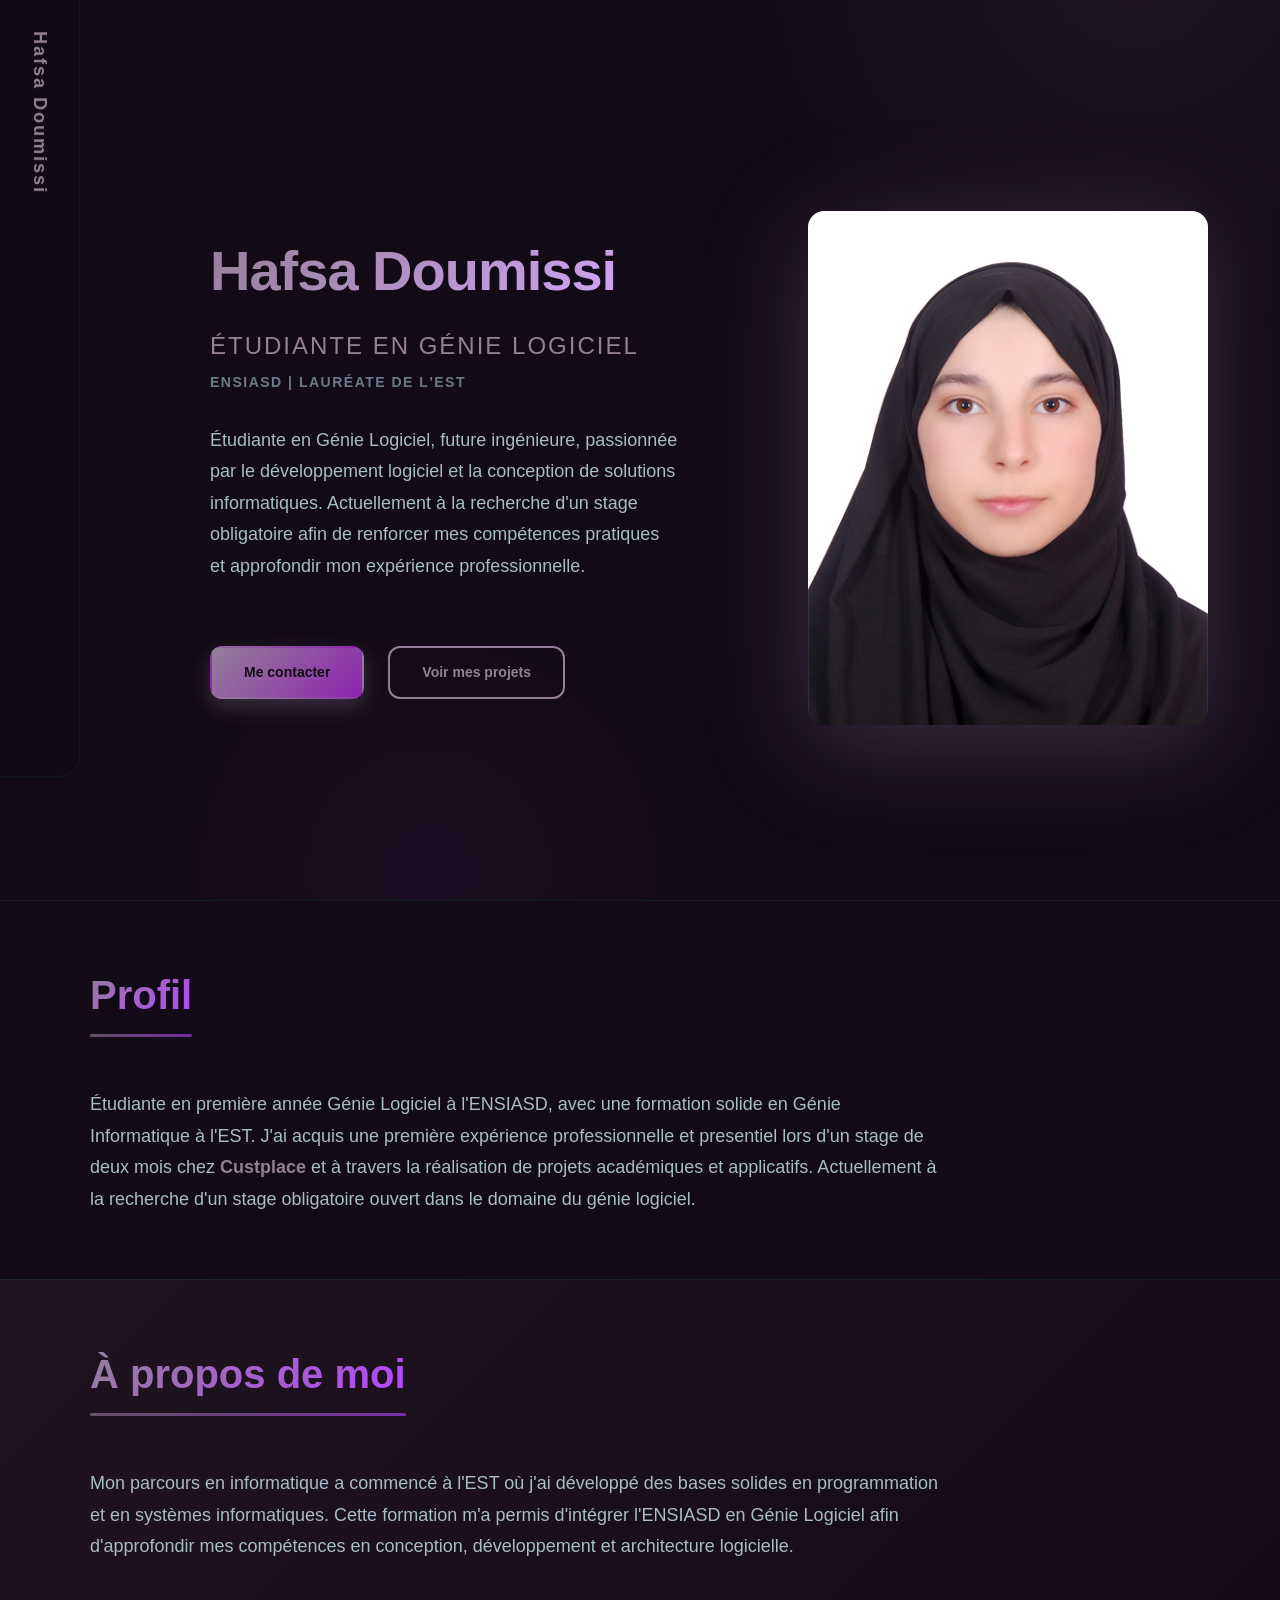
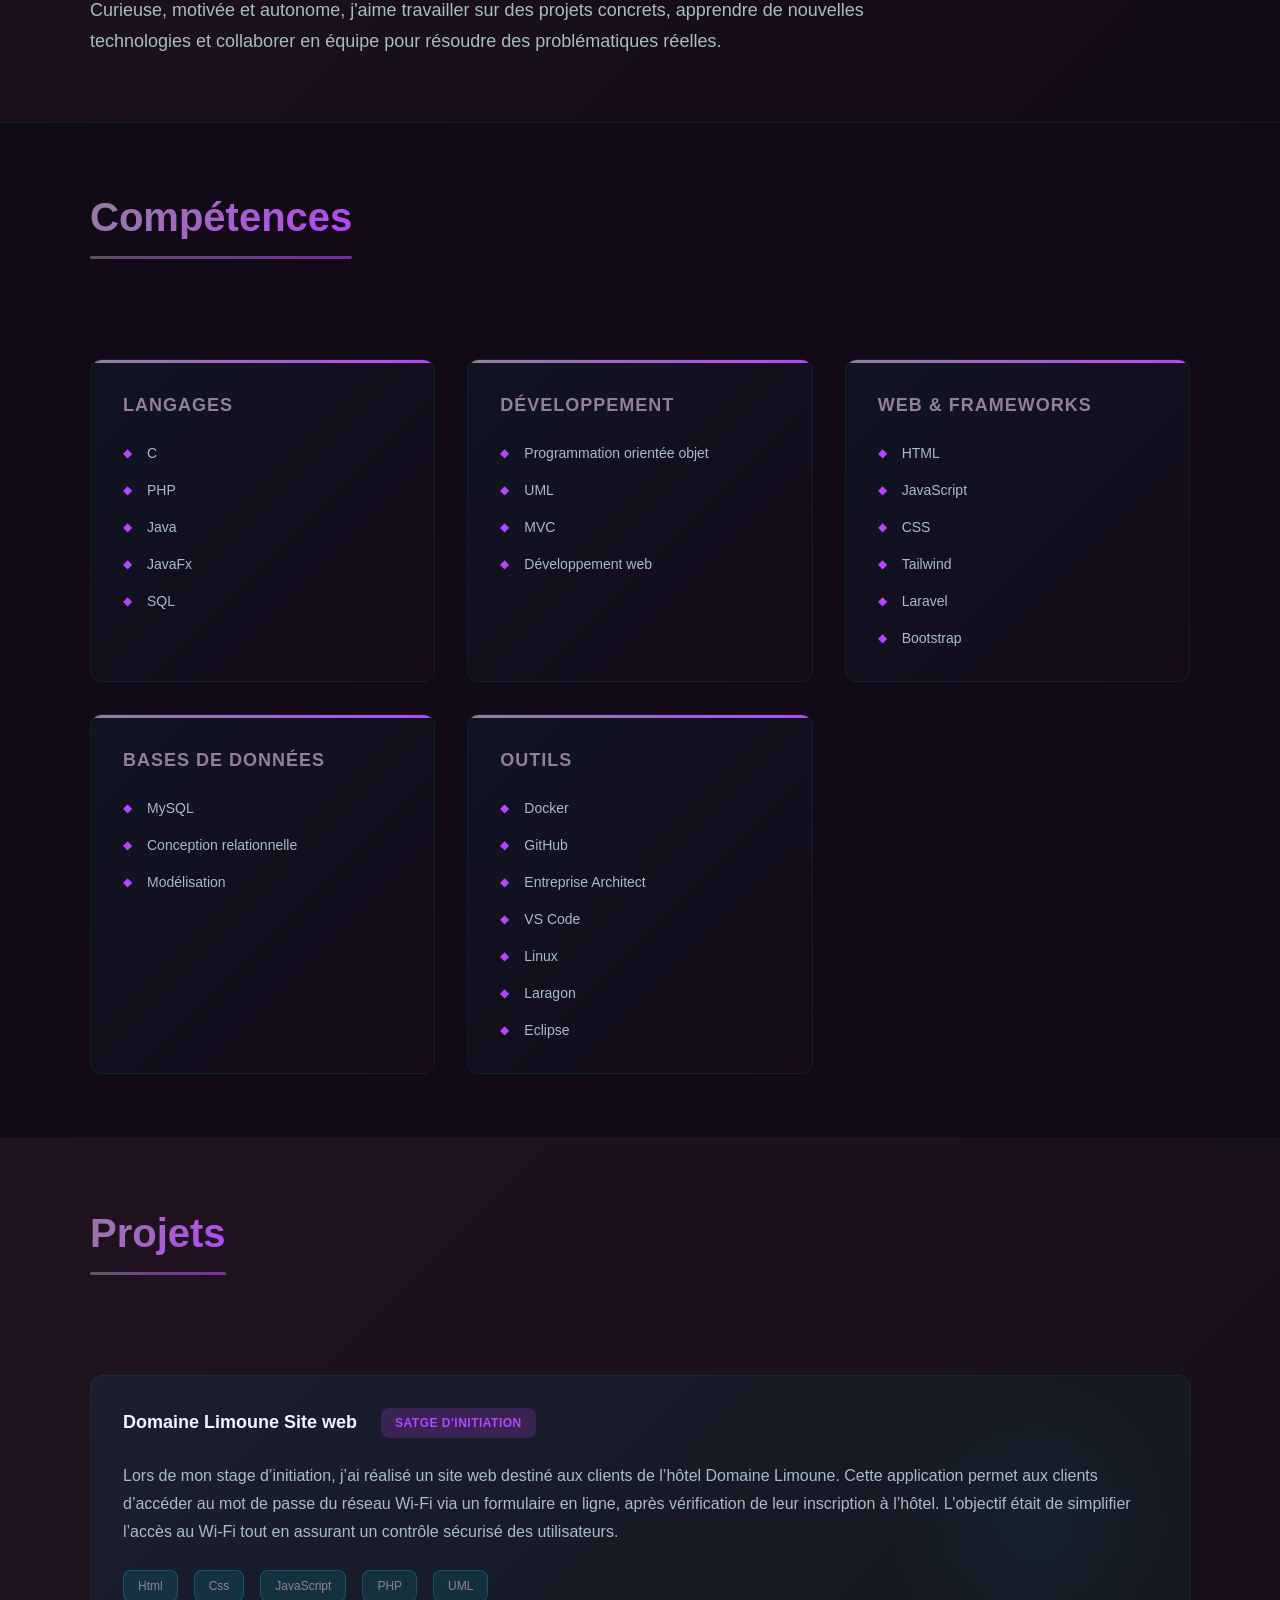
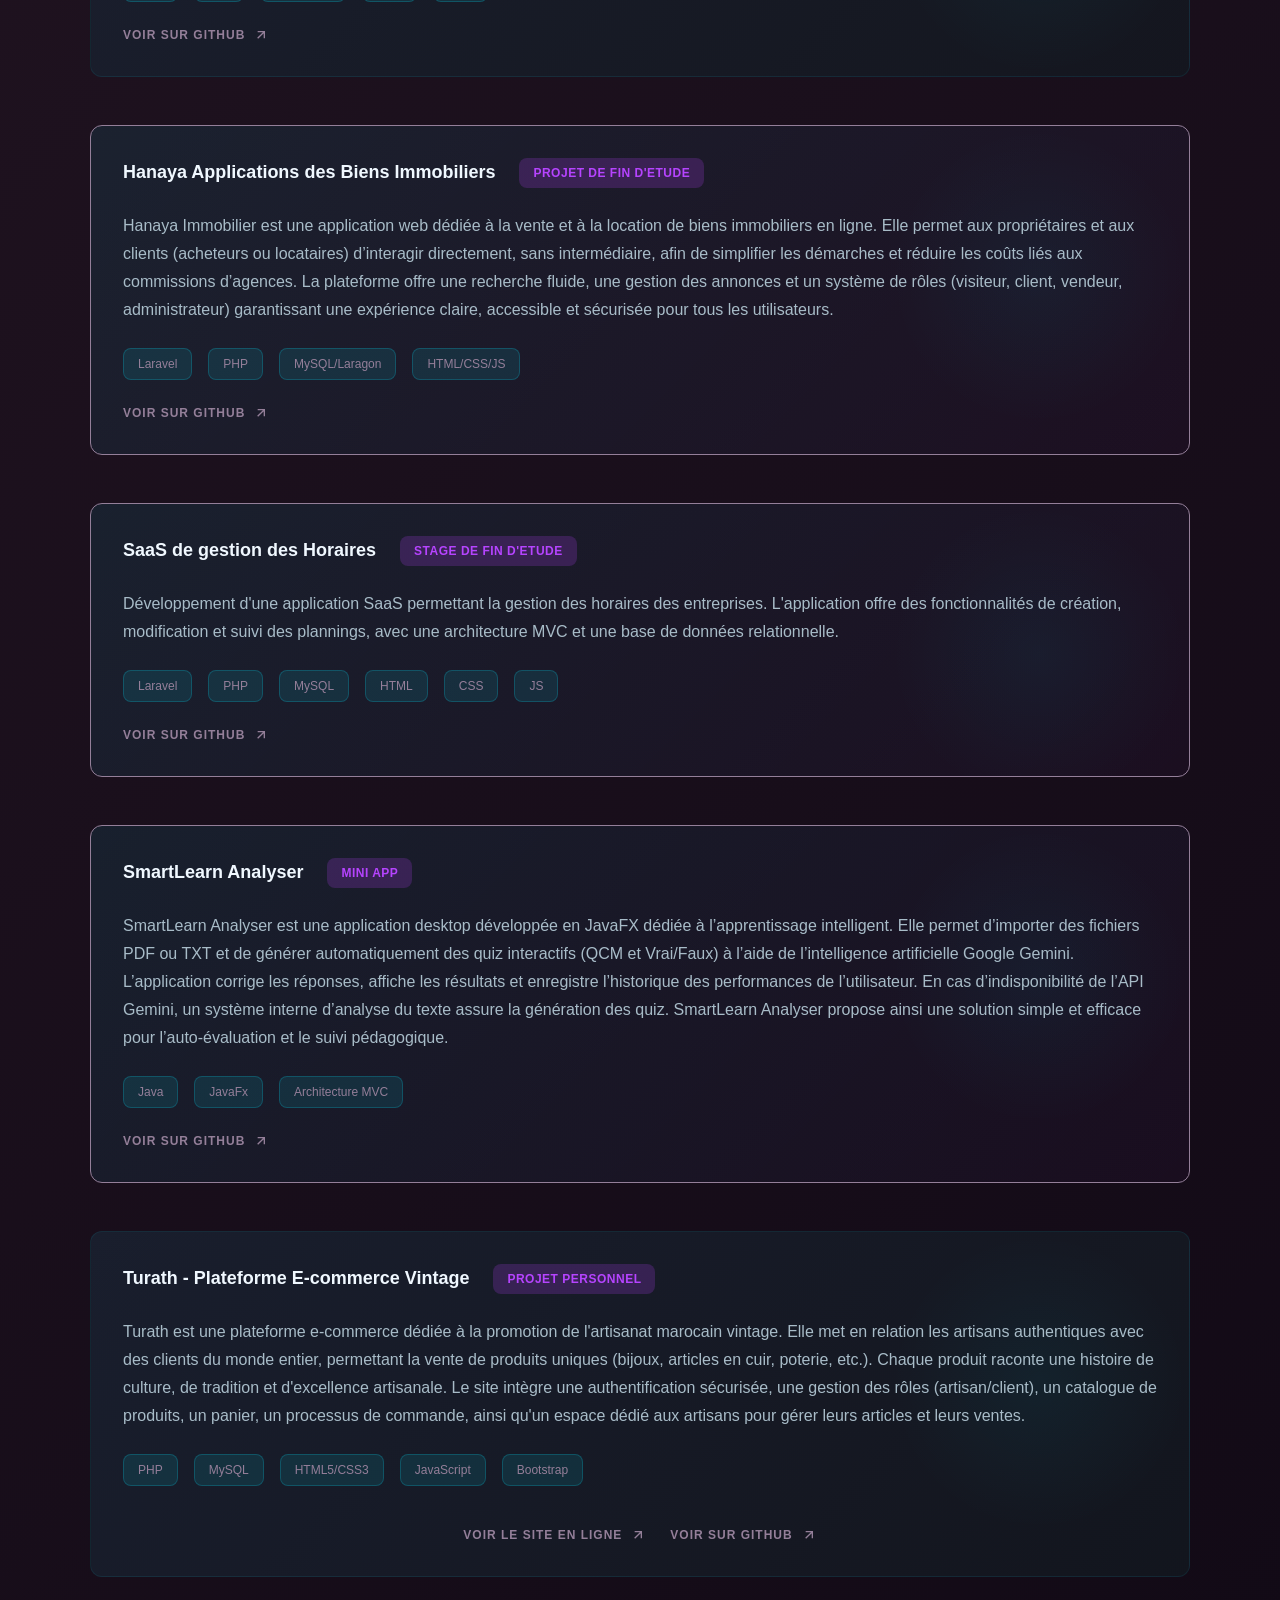
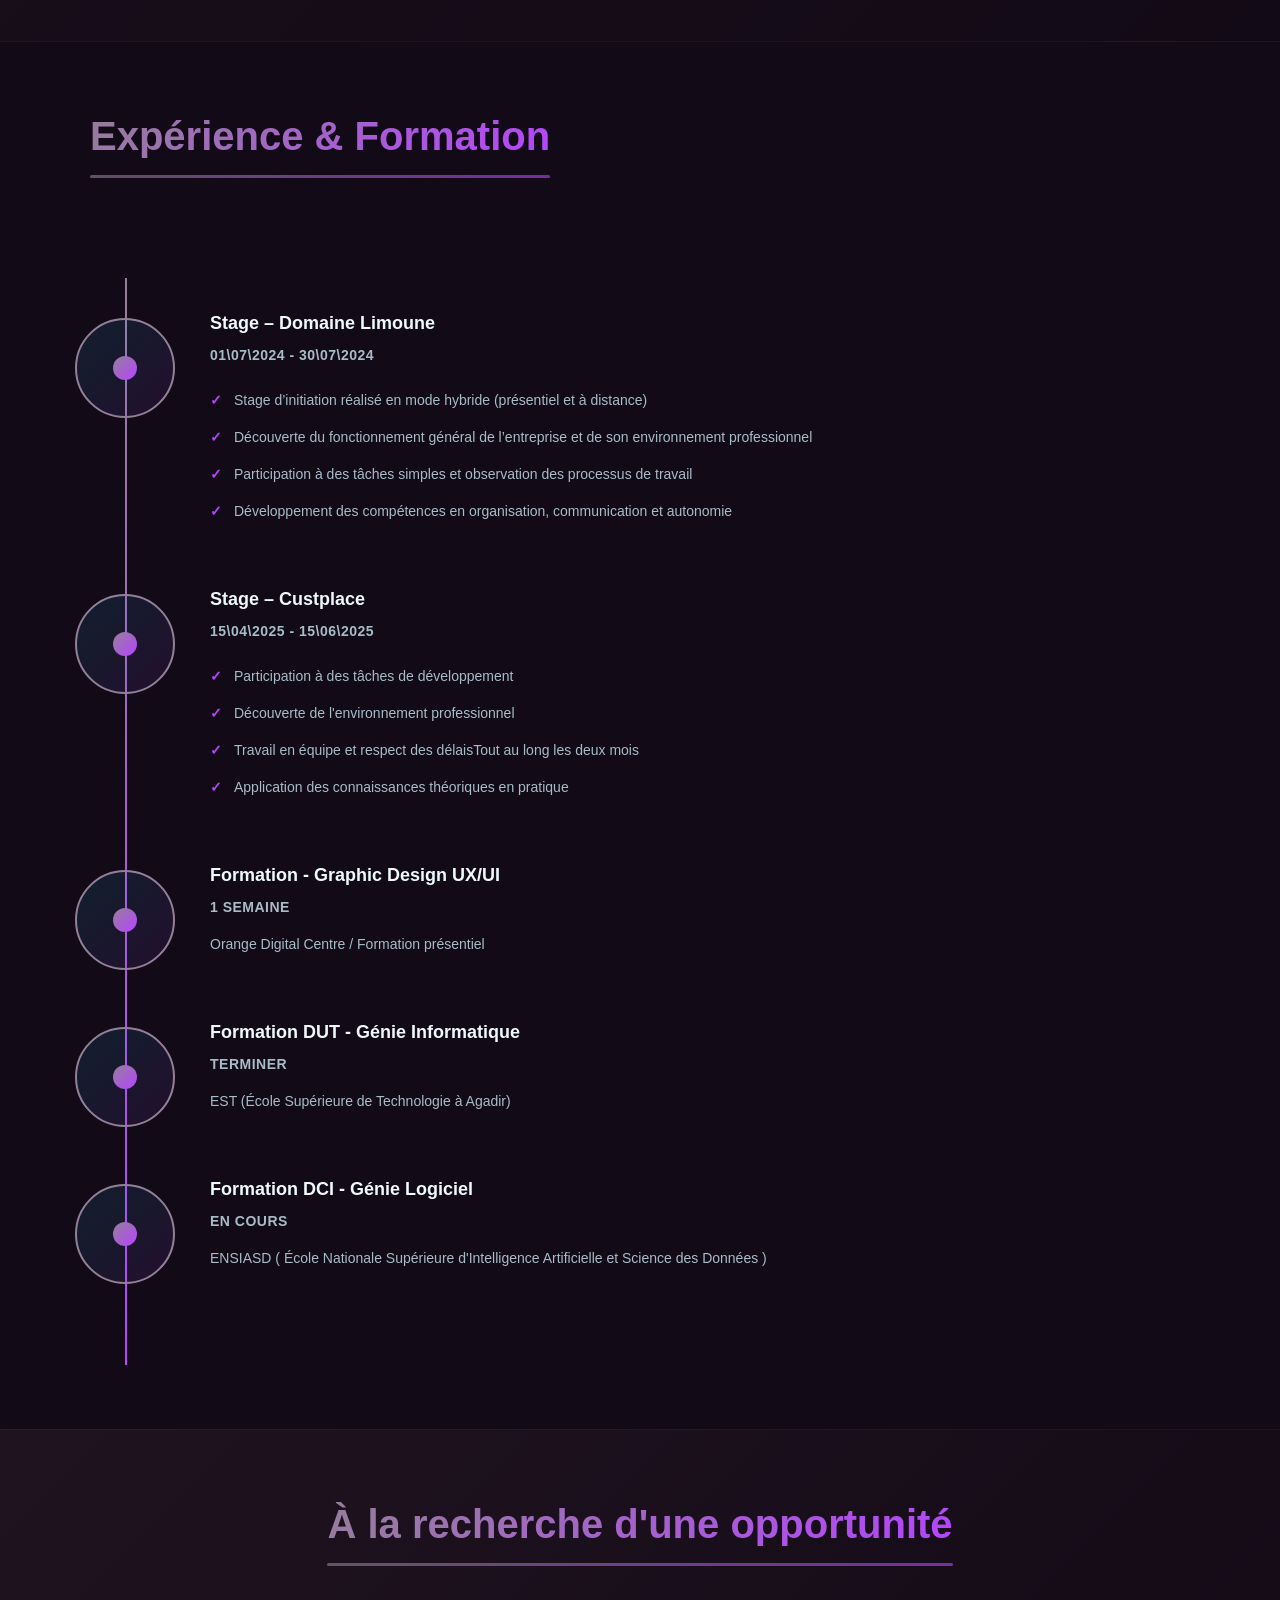
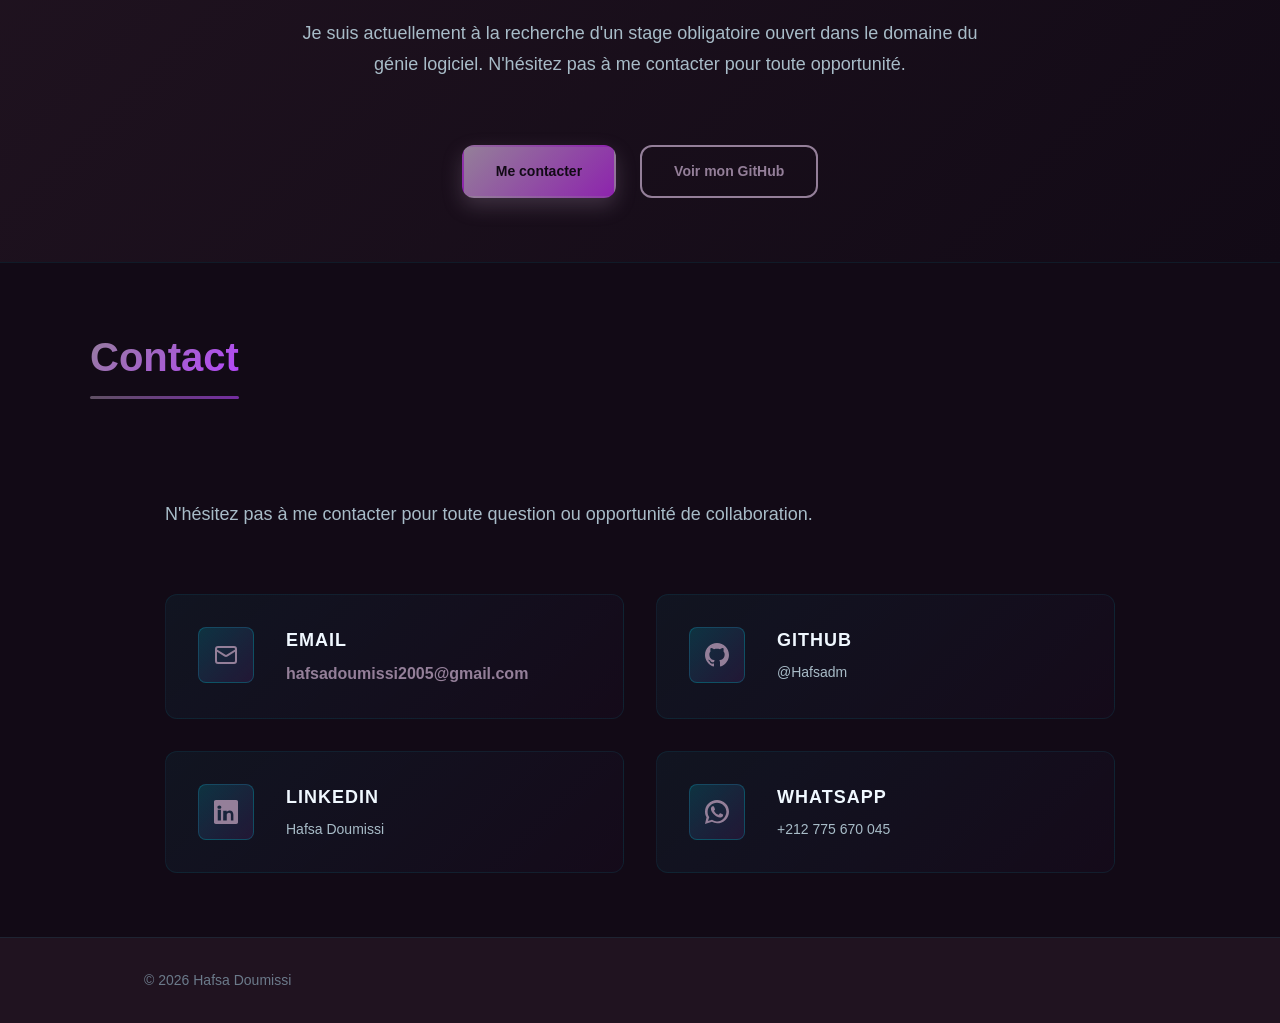
<file: index.html>
<!DOCTYPE html>
<html lang="fr">
<head>
    <meta charset="UTF-8">
    <meta name="viewport" content="width=device-width, initial-scale=1.0">
    <meta name="description" content="Portfolio de Hafsa Doumissi - Étudiante en Génie Logiciel à la recherche d'un stage">
    <meta name="theme-color" content="#0a1628">
    <title>Hafsa Doumissi - Portfolio | Génie Logiciel</title>
    <link rel="stylesheet" href="styles.css">
 <style>
        /* ============================================
           CSS VARIABLES & DESIGN TOKENS - PREMIUM MODERN
           ============================================ */
        :root {
            --color-bg-dark: #120a16;
            --color-bg-secondary: #201320;
            --color-bg-tertiary: #412750;

            --color-primary: #947f99;
            --color-primary-dark: #19011f;
            --color-primary-light: #8d24ad;

            --color-text-primary: #f0f8ff;
            --color-text-secondary: #a8bcc8;
            --color-text-tertiary: #6b7a8a;

            --color-accent: #b644ff;
            --color-accent-light: #d8a8ff;
            --color-border: rgba(0, 229, 255, 0.08);

            /* Spacing */
            --space-xs: 0.5rem;
            --space-sm: 1rem;
            --space-md: 1.5rem;
            --space-lg: 2rem;
            --space-xl: 3rem;
            --space-2xl: 4rem;

            /* Typography */
            --font-family: -apple-system, BlinkMacSystemFont, 'Segoe UI', Roboto, Oxygen, Ubuntu, Cantarell, sans-serif;
            --font-mono: 'Monaco', 'Menlo', 'Ubuntu Mono', monospace;

            --font-size-xs: 0.75rem;
            --font-size-sm: 0.875rem;
            --font-size-base: 1rem;
            --font-size-lg: 1.125rem;
            --font-size-xl: 1.5rem;
            --font-size-2xl: 2rem;
            --font-size-3xl: 2.5rem;
            --font-size-4xl: 3.5rem;

            --line-height-tight: 1.2;
            --line-height-normal: 1.5;
            --line-height-relaxed: 1.75;

            --font-weight-regular: 400;
            --font-weight-medium: 500;
            --font-weight-semibold: 600;
            --font-weight-bold: 700;

            /* Transitions */
            --transition-fast: 150ms cubic-bezier(0.4, 0, 0.2, 1);
            --transition-base: 300ms cubic-bezier(0.4, 0, 0.2, 1);
            --transition-slow: 500ms cubic-bezier(0.4, 0, 0.2, 1);

            /* Border Radius */
            --radius-sm: 0.375rem;
            --radius-md: 0.5rem;
            --radius-lg: 0.75rem;
            --radius-xl: 1rem;

            /* Shadows */
            --shadow-sm: 0 2px 8px rgba(0, 229, 255, 0.1);
            --shadow-md: 0 8px 24px rgba(0, 229, 255, 0.12);
            --shadow-lg: 0 16px 40px rgba(0, 229, 255, 0.15);
        }

        @media (max-width: 768px) {
            :root {
                --font-size-xs: 0.65rem;
                --font-size-sm: 0.75rem;
                --font-size-base: 0.9rem;
                --font-size-lg: 1rem;
                --font-size-xl: 1.25rem;
                --font-size-2xl: 1.5rem;
                --font-size-3xl: 1.75rem;
                --font-size-4xl: 2.25rem;
                
                --space-xs: 0.375rem;
                --space-sm: 0.75rem;
                --space-md: 1rem;
                --space-lg: 1.5rem;
                --space-xl: 2rem;
                --space-2xl: 2.5rem;
            }
        }

        * {
            margin: 0;
            padding: 0;
            box-sizing: border-box;
        }

        html {
            scroll-behavior: smooth;
            -webkit-font-smoothing: antialiased;
            -moz-osx-font-smoothing: grayscale;
        }

        body {
            font-family: var(--font-family);
            background-color: var(--color-bg-dark);
            color: var(--color-text-primary);
            line-height: var(--line-height-normal);
            font-size: var(--font-size-base);
            overflow-x: hidden;
        }

        /* Navigation */
        .navbar {
            position: fixed;
            top: 0;
            left: 0;
            right: 0;
            background: rgba(18, 10, 22, 0.95);
            backdrop-filter: blur(12px);
            border-bottom: 1px solid var(--color-border);
            z-index: 1000;
            padding: var(--space-md) var(--space-lg);
        }

        .navbar-container {
            display: flex;
            justify-content: space-between;
            align-items: center;
            max-width: 1200px;
            margin: 0 auto;
        }

        .navbar-logo {
            font-size: var(--font-size-lg);
            font-weight: var(--font-weight-bold);
            color: var(--color-primary);
            text-decoration: none;
        }

        .hamburger {
            display: none;
            flex-direction: column;
            justify-content: space-between;
            width: 25px;
            height: 20px;
            background: none;
            border: none;
            cursor: pointer;
        }

        .hamburger span {
            display: block;
            width: 100%;
            height: 2px;
            background: var(--color-primary);
            border-radius: 2px;
            transition: all var(--transition-base);
        }

        .hamburger.active span:nth-child(1) {
            transform: rotate(45deg) translate(8px, 8px);
        }

        .hamburger.active span:nth-child(2) {
            opacity: 0;
        }

        .hamburger.active span:nth-child(3) {
            transform: rotate(-45deg) translate(8px, -8px);
        }

        .nav-menu {
            display: flex;
            list-style: none;
            gap: var(--space-lg);
            pointer-events: auto;
        }

        .nav-link {
            color: var(--color-text-secondary);
            text-decoration: none;
            font-size: var(--font-size-sm);
            font-weight: var(--font-weight-medium);
            transition: color var(--transition-fast);
        }

        .nav-link:hover {
            color: var(--color-primary);
        }

        /* Hero Section */
        .hero {
            min-height: 100vh;
            padding-top: 100px;
            padding-bottom: var(--space-2xl);
            display: flex;
            flex-direction: column;
            justify-content: center;
            position: relative;
            overflow: hidden;
        }

        .hero::before {
            content: '';
            position: absolute;
            top: -50%;
            right: -20%;
            width: 800px;
            height: 800px;
            background: radial-gradient(circle, rgba(148, 127, 153, 0.1) 0%, transparent 70%);
            border-radius: 50%;
            pointer-events: none;
            animation: float 15s ease-in-out infinite;
        }

        .hero::after {
            content: '';
            position: absolute;
            bottom: -30%;
            left: 10%;
            width: 600px;
            height: 600px;
            background: radial-gradient(circle, rgba(184, 68, 255, 0.05) 0%, transparent 70%);
            border-radius: 50%;
            pointer-events: none;
            animation: float 20s ease-in-out infinite reverse;
        }

        .hero-wrapper {
            display: flex;
            align-items: center;
            gap: var(--space-2xl);
            position: relative;
            z-index: 10;
            max-width: 1200px;
            margin: 0 auto;
            padding: 0 var(--space-lg);
        }

        .hero-content {
            flex: 1;
            max-width: 600px;
            animation: fadeInUp 0.8s ease-out;
        }

        .hero-title {
            font-size: var(--font-size-4xl);
            font-weight: var(--font-weight-bold);
            margin-bottom: var(--space-md);
            line-height: var(--line-height-tight);
            background: linear-gradient(135deg, var(--color-primary) 0%, var(--color-accent-light) 100%);
            -webkit-background-clip: text;
            -webkit-text-fill-color: transparent;
            background-clip: text;
            letter-spacing: -1px;
        }

        .hero-subtitle {
            font-size: var(--font-size-xl);
            color: var(--color-primary);
            margin-bottom: var(--space-xs);
            font-weight: var(--font-weight-medium);
            text-transform: uppercase;
            letter-spacing: 2px;
        }

        .hero-meta {
            font-size: var(--font-size-sm);
            color: var(--color-text-tertiary);
            margin-bottom: var(--space-lg);
            letter-spacing: 1.5px;
            text-transform: uppercase;
            font-weight: var(--font-weight-semibold);
        }

        .hero-description {
            font-size: var(--font-size-lg);
            color: var(--color-text-secondary);
            margin-bottom: var(--space-2xl);
            line-height: var(--line-height-relaxed);
        }

        .hero-image {
            flex: 1;
            display: flex;
            justify-content: center;
            align-items: center;
            min-height: 400px;
            animation: fadeInUp 0.8s ease-out 0.2s both;
        }

        .hero-photo {
            width: 100%;
            max-width: 400px;
            height: auto;
            border-radius: var(--radius-xl);
            object-fit: cover;
            filter: drop-shadow(0 20px 50px rgba(148, 127, 153, 0.3));
            transition: all var(--transition-base);
        }

        .hero-photo:hover {
            filter: drop-shadow(0 30px 60px rgba(148, 127, 153, 0.5));
            transform: scale(1.02);
        }

        .hero-buttons {
            display: flex;
            gap: var(--space-md);
            flex-wrap: wrap;
        }

        .btn {
            padding: 14px 32px;
            border-radius: var(--radius-lg);
            font-size: var(--font-size-sm);
            font-weight: var(--font-weight-semibold);
            text-decoration: none;
            display: inline-flex;
            align-items: center;
            gap: var(--space-xs);
            transition: all var(--transition-base);
            cursor: pointer;
            border: 2px solid transparent;
            text-align: center;
            position: relative;
            overflow: hidden;
        }

        .btn-primary {
            background: linear-gradient(135deg, var(--color-primary) 0%, var(--color-primary-light) 100%);
            color: var(--color-bg-dark);
            box-shadow: 0 8px 20px rgba(148, 127, 153, 0.3);
        }

        .btn-primary:hover {
            transform: translateY(-3px);
            box-shadow: 0 12px 30px rgba(148, 127, 153, 0.4);
        }

        .btn-secondary {
            background: transparent;
            color: var(--color-primary);
            border: 2px solid var(--color-primary);
        }

        .btn-secondary:hover {
            background: rgba(148, 127, 153, 0.1);
            transform: translateY(-3px);
        }

        /* Sections */
        .section {
            padding: var(--space-2xl) var(--space-lg);
            position: relative;
            border-top: 1px solid var(--color-border);
        }

        .section:nth-child(even) {
            background: linear-gradient(135deg, var(--color-bg-secondary) 0%, var(--color-bg-dark) 100%);
        }

        .container {
            max-width: 1100px;
            margin: 0 auto;
        }

        .section-title {
            font-size: var(--font-size-3xl);
            font-weight: var(--font-weight-bold);
            margin-bottom: var(--space-2xl);
            background: linear-gradient(135deg, var(--color-primary) 0%, var(--color-accent) 100%);
            -webkit-background-clip: text;
            -webkit-text-fill-color: transparent;
            background-clip: text;
        }

        /* Animations */
        @keyframes fadeInUp {
            from {
                opacity: 0;
                transform: translateY(30px);
            }
            to {
                opacity: 1;
                transform: translateY(0);
            }
        }

        @keyframes float {
            0%, 100% {
                transform: translateY(0px);
            }
            50% {
                transform: translateY(20px);
            }
        }

        /* Mobile Responsive */
        @media (max-width: 768px) {
            .navbar {
                padding: var(--space-sm) var(--space-lg);
            }

            .navbar-container {
                flex-wrap: wrap;
                gap: var(--space-lg);
            }

            .hamburger {
                display: flex;
            }

            .nav-menu {
                display: none;
                position: fixed;
                top: 60px;
                left: 0;
                right: 0;
                background: rgba(18, 10, 22, 0.98);
                flex-direction: column;
                gap: 0;
                width: 100%;
                padding: var(--space-lg);
            }

            .nav-menu.active {
                display: flex;
            }

            .nav-link {
                padding: var(--space-md) 0;
                font-size: var(--font-size-base);
            }

            .hero {
                padding-top: 140px;
                min-height: auto;
            }

            .hero-wrapper {
                flex-direction: column;
                gap: var(--space-lg);
            }

            .hero-content {
                width: 100%;
                max-width: 100%;
            }

            .hero-image {
                width: 100%;
                min-height: 300px;
                order: -1;
            }

            .hero-photo {
                max-width: 100%;
                max-height: 300px;
            }

            .hero-title {
                font-size: var(--font-size-2xl);
                margin-bottom: var(--space-sm);
            }

            .hero-description {
                font-size: var(--font-size-base);
                margin-bottom: var(--space-lg);
            }

            .hero-buttons {
                flex-direction: column;
                gap: var(--space-sm);
            }

            .btn {
                width: 100%;
                justify-content: center;
                padding: 10px 20px;
                font-size: var(--font-size-sm);
            }

            .section {
                padding: var(--space-xl) var(--space-lg);
            }

            .section-title {
                font-size: var(--font-size-2xl);
                margin-bottom: var(--space-lg);
            }
        }
    </style>
</head>
<body>
    <!-- Navigation -->
    <nav class="navbar">
        <div class="navbar-container">
            <a href="#" class="navbar-logo">Hafsa Doumissi</a>
            
            <button class="hamburger" aria-label="Menu" aria-expanded="false">
                <span></span>
                <span></span>
                <span></span>
            </button>
            
            <ul class="nav-menu" role="navigation">
                <li><a href="#home" class="nav-link">Accueil</a></li>
                <li><a href="#profil" class="nav-link">Profil</a></li>
                <li><a href="#competences" class="nav-link">Compétences</a></li>
                <li><a href="#projets" class="nav-link">Projets</a></li>
                <li><a href="#experience" class="nav-link">Expérience</a></li>
                <li><a href="#contact" class="nav-link">Contact</a></li>
            </ul>
        </div>
    </nav>

    <!-- Hero Section -->
    <section id="home" class="hero">
        <div class="hero-wrapper">
            <div class="hero-content">
                <h1 class="hero-title">Hafsa Doumissi</h1>
                <p class="hero-subtitle">Étudiante en Génie Logiciel</p>
                <p class="hero-meta">ENSIASD | Lauréate de l'EST</p>
                <p class="hero-description">
Étudiante en Génie Logiciel, future ingénieure, passionnée par le développement logiciel et la conception de solutions informatiques. Actuellement à la recherche d'un stage obligatoire afin de renforcer mes compétences pratiques et approfondir mon expérience professionnelle.                </p>
                <div class="hero-buttons">
                    <a href="#contact" class="btn btn-primary">Me contacter</a>
                    <a href="#projets" class="btn btn-secondary">Voir mes projets</a>
                </div>
            </div>
            <div class="hero-image">
                <img src="assets/Hafsa.jpg" alt="Hafsa Doumissi - Portrait professionnel" class="hero-photo">
            </div>
        </div>
    </section>

    <!-- Profil Section -->
    <section id="profil" class="section section-profil">
        <div class="container">
            <h2 class="section-title">Profil</h2>
            <div class="profil-content">
                <p class="profil-text">
                    Étudiante en première année Génie Logiciel à l'ENSIASD, avec une formation solide en Génie Informatique à l'EST.
                     J'ai acquis une première expérience professionnelle et presentiel lors d'un stage de deux mois chez 
                     <strong>Custplace</strong> et à travers la réalisation de projets académiques et applicatifs.
                      Actuellement à la recherche d'un stage obligatoire ouvert dans le domaine du génie logiciel.
                </p>
            </div>
        </div>
    </section>

    <!-- About Section -->
    <section id="about" class="section section-about">
        <div class="container">
            <h2 class="section-title">À propos de moi</h2>
            <div class="about-content">
                <p>
                    Mon parcours en informatique a commencé à l'EST où j'ai développé des bases solides en programmation et en systèmes informatiques. 
                    Cette formation m'a permis d'intégrer l'ENSIASD en Génie Logiciel afin d'approfondir mes compétences en conception, développement et architecture logicielle.
                </p>
                <p>
                    Curieuse, motivée et autonome, j'aime travailler sur des projets concrets, apprendre de nouvelles technologies et collaborer en équipe pour résoudre des problématiques réelles.
                </p>
            </div>
        </div>
    </section>

    <!-- Compétences Section -->
    <section id="competences" class="section section-competences">
        <div class="container">
            <h2 class="section-title">Compétences</h2>
            
            <div class="skills-grid">
                <!-- Langages -->
                <div class="skill-card">
                    <h3 class="skill-title">Langages</h3>
                    <ul class="skill-list">
                        <li>C  </li>
                        <li>PHP</li>
                        <li>Java</li>
                        <li>JavaFx</li>
                        <li>SQL</li>
                    </ul>
                </div>

                <!-- Développement & Concepts -->
                <div class="skill-card">
                    <h3 class="skill-title">Développement</h3>
                    <ul class="skill-list">
                        <li>Programmation orientée objet</li>
                        <li>UML</li>
                        <li>MVC</li>
                        <li>Développement web</li>
                    </ul>
                </div>

                <!-- Frameworks & Web -->
                <div class="skill-card">
                    <h3 class="skill-title">Web & Frameworks</h3>
                    <ul class="skill-list">
                        <li>HTML</li>
                        <li>JavaScript</li>
                        <li>CSS</li>
                        <li>Tailwind </li>
                        <li>Laravel</li>
                        <li>Bootstrap</li>
                       
                    </ul>
                </div>

                <!-- Bases de données -->
                <div class="skill-card">
                    <h3 class="skill-title">Bases de données</h3>
                    <ul class="skill-list">
                        <li>MySQL</li>
                        <li>Conception relationnelle</li>
                        <li>Modélisation</li>
                    </ul>
                </div>

                <!-- Outils -->
                <div class="skill-card">
                    <h3 class="skill-title">Outils</h3>
                    <ul class="skill-list">
                        <li>Docker</li>
                        <li>GitHub</li>
                        <li>Entreprise Architect</li>
                        <li>VS Code</li>
                        <li>Linux</li>
                        <li>Laragon</li>
                        <li>Eclipse</li>
                    </ul>
                </div>
            </div>
        </div>
    </section>

    <!-- Projets Section -->
    <section id="projets" class="section section-projets">
        <div class="container">
            <h2 class="section-title">Projets</h2>
            
            <div class="projects-container">
                <!-- Projet Principal -->

                
              
                <div class="project-card">
                    <div class="project-header">
                        <h3 class="project-title"> Domaine Limoune Site web</h3>
                        <span class="project-badge">Satge d'initiation</span>
                    </div>
                    <p class="project-description">

                        Lors de mon stage d’initiation, j’ai réalisé un site web destiné aux clients de l’hôtel Domaine Limoune.
                        Cette application permet aux clients d’accéder au mot de passe du réseau Wi-Fi via un formulaire en ligne, après vérification de leur inscription à l’hôtel.
                        L’objectif était de simplifier l’accès au Wi-Fi tout en assurant un contrôle sécurisé des utilisateurs.
                                           
                    </p>
                    <div class="project-tech">
                        <span class="tech-tag">Html</span>
                        <span class="tech-tag">Css</span>
                        <span class="tech-tag">JavaScript</span>
                        <span class="tech-tag">PHP</span>
                        <span class="tech-tag">UML</span>
                    </div>


                      <a href="https://github.com/Hafsadm/Domaine-Limoune.git" target="_blank" rel="noopener noreferrer" class="project-link">
                        Voir sur GitHub
                        <svg width="16" height="16" viewBox="0 0 24 24" fill="none" stroke="currentColor" stroke-width="2">
                            <path d="M7 17L17 7M7 7h10v10"></path>
                        </svg>
                    </a>

                </div>

                <div class="project-card project-featured">
                    <div class="project-header">
                        <h3 class="project-title">Hanaya Applications des Biens Immobiliers</h3>
                        <span class="project-badge">Projet de Fin d'Etude </span>
                    </div>
                    <p class="project-description">

                        Hanaya Immobilier est une application web dédiée à la vente et à la location de biens immobiliers en ligne.
                        Elle permet aux propriétaires et aux clients (acheteurs ou locataires) d’interagir directement, sans intermédiaire, 
                        afin de simplifier les démarches et réduire les coûts liés aux commissions d’agences.
                        La plateforme offre une recherche fluide, une gestion des annonces et 
                        un système de rôles (visiteur, client, vendeur, administrateur) garantissant une expérience claire, 
                        accessible et sécurisée pour tous les utilisateurs.

                    </p>
                    <div class="project-tech">
                        <span class="tech-tag">Laravel</span>
                        <span class="tech-tag">PHP</span>
                        <span class="tech-tag">MySQL/Laragon</span>
                        <span class="tech-tag">HTML/CSS/JS</span>
                    </div>
                    <a href="https://github.com/Hafsadm/Biens_Immobiliers.git" target="_blank" rel="noopener noreferrer" class="project-link">
                        Voir sur GitHub
                        <svg width="16" height="16" viewBox="0 0 24 24" fill="none" stroke="currentColor" stroke-width="2">
                            <path d="M7 17L17 7M7 7h10v10"></path>
                        </svg>
                    </a>

    

                </div>


                <div class="project-card project-featured">
                    <div class="project-header">
                        <h3 class="project-title">SaaS de gestion des Horaires</h3>
                        <span class="project-badge">Stage de Fin d'Etude</span>
                    </div>
                    <p class="project-description">
                        Développement d'une application SaaS permettant la gestion des horaires des entreprises. L'application offre des fonctionnalités de création, modification et suivi des plannings, avec une architecture MVC et une base de données relationnelle.
                    </p>
                    <div class="project-tech">
                        <span class="tech-tag">Laravel</span>
                        <span class="tech-tag">PHP</span>
                        <span class="tech-tag">MySQL</span>
                        <span class="tech-tag">HTML</span>
                        <span class="tech-tag">CSS</span>
                        <span class="tech-tag">JS</span>





                    </div>
                    <a href="https://github.com/Hafsadm/MY-SFE.git" target="_blank" rel="noopener noreferrer" class="project-link">
                        Voir sur GitHub
                        <svg width="16" height="16" viewBox="0 0 24 24" fill="none" stroke="currentColor" stroke-width="2">
                            <path d="M7 17L17 7M7 7h10v10"></path>
                        </svg>
                    </a>

                </div>

                  <div class="project-card project-featured">
                    <div class="project-header">
                        <h3 class="project-title">SmartLearn Analyser </h3>
                        <span class="project-badge">Mini App</span>
                    </div>
                    <p class="project-description">

                        SmartLearn Analyser est une application desktop développée en JavaFX dédiée à l’apprentissage intelligent.
                        Elle permet d’importer des fichiers PDF ou TXT et de générer automatiquement des quiz interactifs 
                        (QCM et Vrai/Faux) à l’aide de l’intelligence artificielle Google Gemini.
                        L’application corrige les réponses, affiche les résultats et enregistre l’historique des performances de l’utilisateur.
                        En cas d’indisponibilité de l’API Gemini, un système interne d’analyse du texte assure la génération des quiz.
                        SmartLearn Analyser propose ainsi une solution simple et efficace pour l’auto-évaluation et le suivi pédagogique.

                    </p>
                    <div class="project-tech">
                        <span class="tech-tag">Java</span>
                        <span class="tech-tag">JavaFx</span>
                        <span class="tech-tag">Architecture MVC</span>
                    </div>
                    <a href="https://github.com/Hafsadm/Project_Karbil.git" target="_blank" rel="noopener noreferrer" class="project-link">
                        Voir sur GitHub
                        <svg width="16" height="16" viewBox="0 0 24 24" fill="none" stroke="currentColor" stroke-width="2">
                            <path d="M7 17L17 7M7 7h10v10"></path>
                        </svg>
                    </a>

                </div>

                <div class="project-card">
                        <div class="project-header">
                            <h3 class="project-title">Turath - Plateforme E-commerce Vintage</h3>
                            <span class="project-badge">Projet Personnel</span>
                        </div>
                        <p class="project-description">
                            Turath est une plateforme e-commerce dédiée à la promotion de l'artisanat marocain vintage.
                            Elle met en relation les artisans authentiques avec des clients du monde entier, permettant la vente de produits uniques (bijoux, articles en cuir, poterie, etc.).
                            Chaque produit raconte une histoire de culture, de tradition et d'excellence artisanale.
                            Le site intègre une authentification sécurisée, une gestion des rôles (artisan/client), un catalogue de produits, un panier, un processus de commande, ainsi qu'un espace dédié aux artisans pour gérer leurs articles et leurs ventes.
                        </p>
                        <div class="project-tech">
                            <span class="tech-tag">PHP</span>
                            <span class="tech-tag">MySQL</span>
                            <span class="tech-tag">HTML5/CSS3</span>
                            <span class="tech-tag">JavaScript</span>
                            <span class="tech-tag">Bootstrap</span>
                        </div>
                      <div style="display: flex; justify-content: center; gap: 1.5rem; flex-wrap: wrap; margin-top: 1rem;">
    <a href="https://turath.great-site.net/index.php" target="_blank" rel="noopener noreferrer" class="project-link" style="display: inline-flex; align-items: center; gap: 0.5rem;">
        Voir le site en ligne
        <svg width="16" height="16" viewBox="0 0 24 24" fill="none" stroke="currentColor" stroke-width="2">
            <path d="M7 17L17 7M7 7h10v10"></path>
        </svg>
    </a>
    <a href="https://github.com/Hafsadm/Turath.git" target="_blank" rel="noopener noreferrer" class="project-link" style="display: inline-flex; align-items: center; gap: 0.5rem;">
        Voir sur GitHub
        <svg width="16" height="16" viewBox="0 0 24 24" fill="none" stroke="currentColor" stroke-width="2">
            <path d="M7 17L17 7M7 7h10v10"></path>
        </svg>
    </a>
</div>    
                    </div>
                
            </div>
        </div>
    </section>

    <!-- Experience Section -->
    <section id="experience" class="section section-experience">
        <div class="container">
            <h2 class="section-title">Expérience & Formation</h2>
            
            <div class="timeline">

                            <div class="timeline-item">
                    <div class="timeline-marker"></div>
                    <div class="timeline-content">
                        <h3 class="timeline-title">Stage – Domaine Limoune</h3>
                        <p class="timeline-period">01\07\2024 - 30\07\2024</p>
                     <ul class="timeline-details">
                        <li>Stage d’initiation réalisé en mode hybride (présentiel et à distance)</li>
                        <li>Découverte du fonctionnement général de l’entreprise et de son environnement professionnel</li>
                        <li>Participation à des tâches simples et observation des processus de travail</li>
                        <li>Développement des compétences en organisation, communication et autonomie</li>
                    </ul>
                    </div>
                </div>

                <div class="timeline-item">
                    <div class="timeline-marker"></div>
                    <div class="timeline-content">
                        <h3 class="timeline-title">Stage – Custplace</h3>
                        <p class="timeline-period">15\04\2025 - 15\06\2025</p>
                        <ul class="timeline-details">
                            <li>Participation à des tâches de développement</li>
                            <li>Découverte de l'environnement professionnel</li>
                            <li>Travail en équipe et respect des délaisTout au long les deux mois</li>
                            <li>Application des connaissances théoriques en pratique</li>
                        </ul>
                    </div>
                </div>

         

                <!-- Formation Design -->
                <div class="timeline-item">
                    <div class="timeline-marker"></div>
                    <div class="timeline-content">
                        <h3 class="timeline-title">Formation - Graphic Design UX/UI </h3>
                        <p class="timeline-period">1 semaine </p>
                        <p>Orange Digital Centre / Formation présentiel  </p>
                    </div>
                </div>

                <!-- Formation EST -->
                <div class="timeline-item">
                    <div class="timeline-marker"></div>
                    <div class="timeline-content">
                        <h3 class="timeline-title">Formation DUT - Génie Informatique</h3>
                        <p class="timeline-period">Terminer</p>
                        <p>EST (École Supérieure de Technologie à Agadir)</p>
                    </div>
                </div>


                 <div class="timeline-item">
                    <div class="timeline-marker"></div>
                    <div class="timeline-content">
                        <h3 class="timeline-title">Formation DCI - Génie Logiciel</h3>
                        <p class="timeline-period">En Cours</p>
                        <p>ENSIASD ( École Nationale Supérieure d'Intelligence Artificielle et Science des Données )</p>
                    </div>
                </div>


            </div>
        </div>
    </section>

    <!-- CTA Section -->
    <section id="cta" class="section section-cta">
        <div class="container">
            <h2 class="section-title">À la recherche d'une opportunité</h2>
            <p class="cta-text">
                Je suis actuellement à la recherche d'un stage obligatoire ouvert dans le domaine du génie logiciel. N'hésitez pas à me contacter pour toute opportunité.
            </p>
            <div class="cta-buttons">
                <a href="#contact" class="btn btn-primary">Me contacter</a>
                <a href="https://github.com/Hafsadm" target="_blank" rel="noopener noreferrer" class="btn btn-secondary">
                    Voir mon GitHub
                </a>
            </div>
        </div>
    </section>

    <!-- Contact Section -->
    <section id="contact" class="section section-contact">
        <div class="container">
            <h2 class="section-title">Contact</h2>
            
            <div class="contact-content">
                <p class="contact-intro">
                    N'hésitez pas à me contacter pour toute question ou opportunité de collaboration.
                </p>

                <div class="contact-methods">
                    <a href="mailto:hafsadoumissi2005@gmail.com" class="contact-card" aria-label="Envoyer un email">
                        <div class="contact-icon">
                            <svg width="24" height="24" viewBox="0 0 24 24" fill="none" stroke="currentColor" stroke-width="2">
                                <rect x="2" y="4" width="20" height="16" rx="2"></rect>
                                <path d="m22 7-8.97 5.7a1.94 1.94 0 0 1-2.06 0L2 7"></path>
                            </svg>
                        </div>
                        <div>
                            <h4>Email</h4>
                            <href>hafsadoumissi2005@gmail.com</href>
                        </div>
                    </a>

                    <a href="https://github.com/Hafsadm" target="_blank" rel="noopener noreferrer" class="contact-card" aria-label="Visiter GitHub">
                        <div class="contact-icon">
                            <svg width="24" height="24" viewBox="0 0 24 24" fill="currentColor">
                                <path d="M12 0c-6.626 0-12 5.373-12 12 0 5.302 3.438 9.8 8.207 11.387.599.111.793-.261.793-.577v-2.234c-3.338.726-4.033-1.416-4.033-1.416-.546-1.387-1.333-1.756-1.333-1.756-1.089-.745.083-.729.083-.729 1.205.084 1.839 1.237 1.839 1.237 1.07 1.834 2.807 1.304 3.492.997.107-.775.418-1.305.762-1.604-2.665-.305-5.467-1.334-5.467-5.931 0-1.311.469-2.381 1.236-3.221-.124-.303-.535-1.524.117-3.176 0 0 1.008-.322 3.301 1.23.957-.266 1.983-.399 3.003-.404 1.02.005 2.047.138 3.006.404 2.291-1.552 3.297-1.23 3.297-1.23.653 1.653.242 2.874.118 3.176.77.84 1.235 1.911 1.235 3.221 0 4.609-2.807 5.624-5.479 5.921.43.372.823 1.102.823 2.222v 3.293c0 .319.192.694.801.576 4.765-1.589 8.199-6.086 8.199-11.386 0-6.627-5.373-12-12-12z"/>
                            </svg>
                        </div>
                        <div>
                            <h4>GitHub</h4>
                            <p>@Hafsadm</p>
                        </div>
                    </a>

                    <a href="https://linkedin.com" target="_blank" rel="noopener noreferrer" class="contact-card" aria-label="Visiter LinkedIn">
                        <div class="contact-icon">
                            <svg width="24" height="24" viewBox="0 0 24 24" fill="currentColor">
                                <path d="M20.447 20.452h-3.554v-5.569c0-1.328-.475-2.236-1.986-2.236-1.081 0-1.722.731-2.004 1.438-.103.249-.13.597-.13.946v5.421h-3.554s.05-8.807 0-9.726h3.554v1.375c.427-.659 1.19-1.597 2.897-1.597 2.117 0 3.704 1.385 3.704 4.362v5.586zM5.337 8.855c-1.144 0-1.915-.758-1.915-1.706 0-.955.768-1.703 1.959-1.703 1.188 0 1.913.748 1.938 1.703 0 .948-.75 1.706-1.982 1.706zm1.581 11.597H3.754V9.726h3.164v10.726zM22.225 0H1.771C.792 0 0 .774 0 1.729v20.542C0 23.227.792 24 1.771 24h20.451C23.2 24 24 23.227 24 22.271V1.729C24 .774 23.2 0 22.225 0z"/>
                            </svg>
                        </div>
                        <div>
                            <h4>LinkedIn</h4>
                            <p>Hafsa Doumissi</p>
                        </div>
                    </a>


                  <a href="https://wa.me/212775670045"
                        target="_blank"
                        rel="noopener noreferrer"
                        class="contact-card"
                        aria-label="Contacter via WhatsApp">
                            
                            <div class="contact-icon">
                                <!-- Icône WhatsApp -->
                                <svg width="24" height="24" viewBox="0 0 32 32" fill="currentColor">
                                    <path d="M16 0C7.164 0 0 6.94 0 15.5c0 2.73.75 5.29 2.05 7.53L0 32l9.23-2.87c2.16 1.18 4.65 1.87 6.77 1.87 8.84 0 16-6.94 16-15.5S24.84 0 16 0zm0 28.5c-1.97 0-4.32-.67-6.15-1.83l-.44-.27-5.48 1.7 1.74-5.18-.29-.5C4.15 20.37 3.5 17.97 3.5 15.5 3.5 8.87 9.19 3.5 16 3.5S28.5 8.87 28.5 15.5 22.81 28.5 16 28.5zm7.32-9.46c-.4-.2-2.34-1.15-2.7-1.28-.36-.13-.63-.2-.9.2-.27.4-1.03 1.28-1.26 1.54-.23.27-.47.3-.87.1-.4-.2-1.7-.62-3.24-1.98-1.2-1.07-2-2.4-2.24-2.8-.23-.4-.02-.62.18-.82.18-.18.4-.47.6-.7.2-.23.27-.4.4-.67.13-.27.07-.5-.03-.7-.1-.2-.9-2.16-1.23-2.96-.32-.77-.65-.67-.9-.68h-.77c-.27 0-.7.1-1.07.5-.37.4-1.4 1.37-1.4 3.33s1.44 3.86 1.64 4.13c.2.27 2.83 4.32 6.86 6.05.96.41 1.7.65 2.28.83.96.3 1.84.26 2.53.16.77-.12 2.34-.96 2.67-1.9.33-.93.33-1.73.23-1.9-.1-.17-.37-.27-.77-.47z"/>
                                </svg>
                            </div>

                            <div>
                                <h4>WhatsApp</h4>
                                <p>+212 775 670 045</p>
                            </div>
                        </a>



                </div>
            </div>
        </div>
    </section>

    <!-- Footer -->
    <footer class="footer">
        <div class="container">
            <p>&copy; 2026 Hafsa Doumissi</p>
        </div>
    </footer>

    
     <script>
        // Mobile menu toggle
        const hamburger = document.querySelector('.hamburger');
        const navMenu = document.querySelector('.nav-menu');
        const navLinks = document.querySelectorAll('.nav-link');

        hamburger.addEventListener('click', () => {
            hamburger.classList.toggle('active');
            navMenu.classList.toggle('active');
            hamburger.setAttribute('aria-expanded', hamburger.classList.contains('active'));
        });

        // Close menu when link is clicked
        navLinks.forEach(link => {
            link.addEventListener('click', () => {
                hamburger.classList.remove('active');
                navMenu.classList.remove('active');
                hamburger.setAttribute('aria-expanded', 'false');
            });
        });

        // Close menu when clicking outside
        document.addEventListener('click', (e) => {
            if (!e.target.closest('.navbar')) {
                hamburger.classList.remove('active');
                navMenu.classList.remove('active');
            }
        });

        // Scroll animations
        const observerOptions = {
            threshold: 0.1,
            rootMargin: '0px 0px -50px 0px'
        };

        const observer = new IntersectionObserver((entries) => {
            entries.forEach(entry => {
                if (entry.isIntersecting) {
                    entry.target.classList.add('visible');
                    observer.unobserve(entry.target);
                }
            });
        }, observerOptions);

        document.querySelectorAll('.fade-in').forEach(el => {
            observer.observe(el);
        });

        // Smooth scroll for anchor links
        document.querySelectorAll('a[href^="#"]').forEach(anchor => {
            anchor.addEventListener('click', function(e) {
                const href = this.getAttribute('href');
                if (href !== '#' && document.querySelector(href)) {
                    e.preventDefault();
                    document.querySelector(href).scrollIntoView({ behavior: 'smooth' });
                }
            });
        });

        // Navbar scroll effect
        const navbar = document.querySelector('.navbar');
        window.addEventListener('scroll', () => {
            if (window.scrollY > 50) {
                navbar.style.boxShadow = '0 4px 20px rgba(124, 58, 237, 0.1)';
            } else {
                navbar.style.boxShadow = 'none';
            }
        });
    </script>

    <script src="script.js"></script>
</body>
</html>
</file>
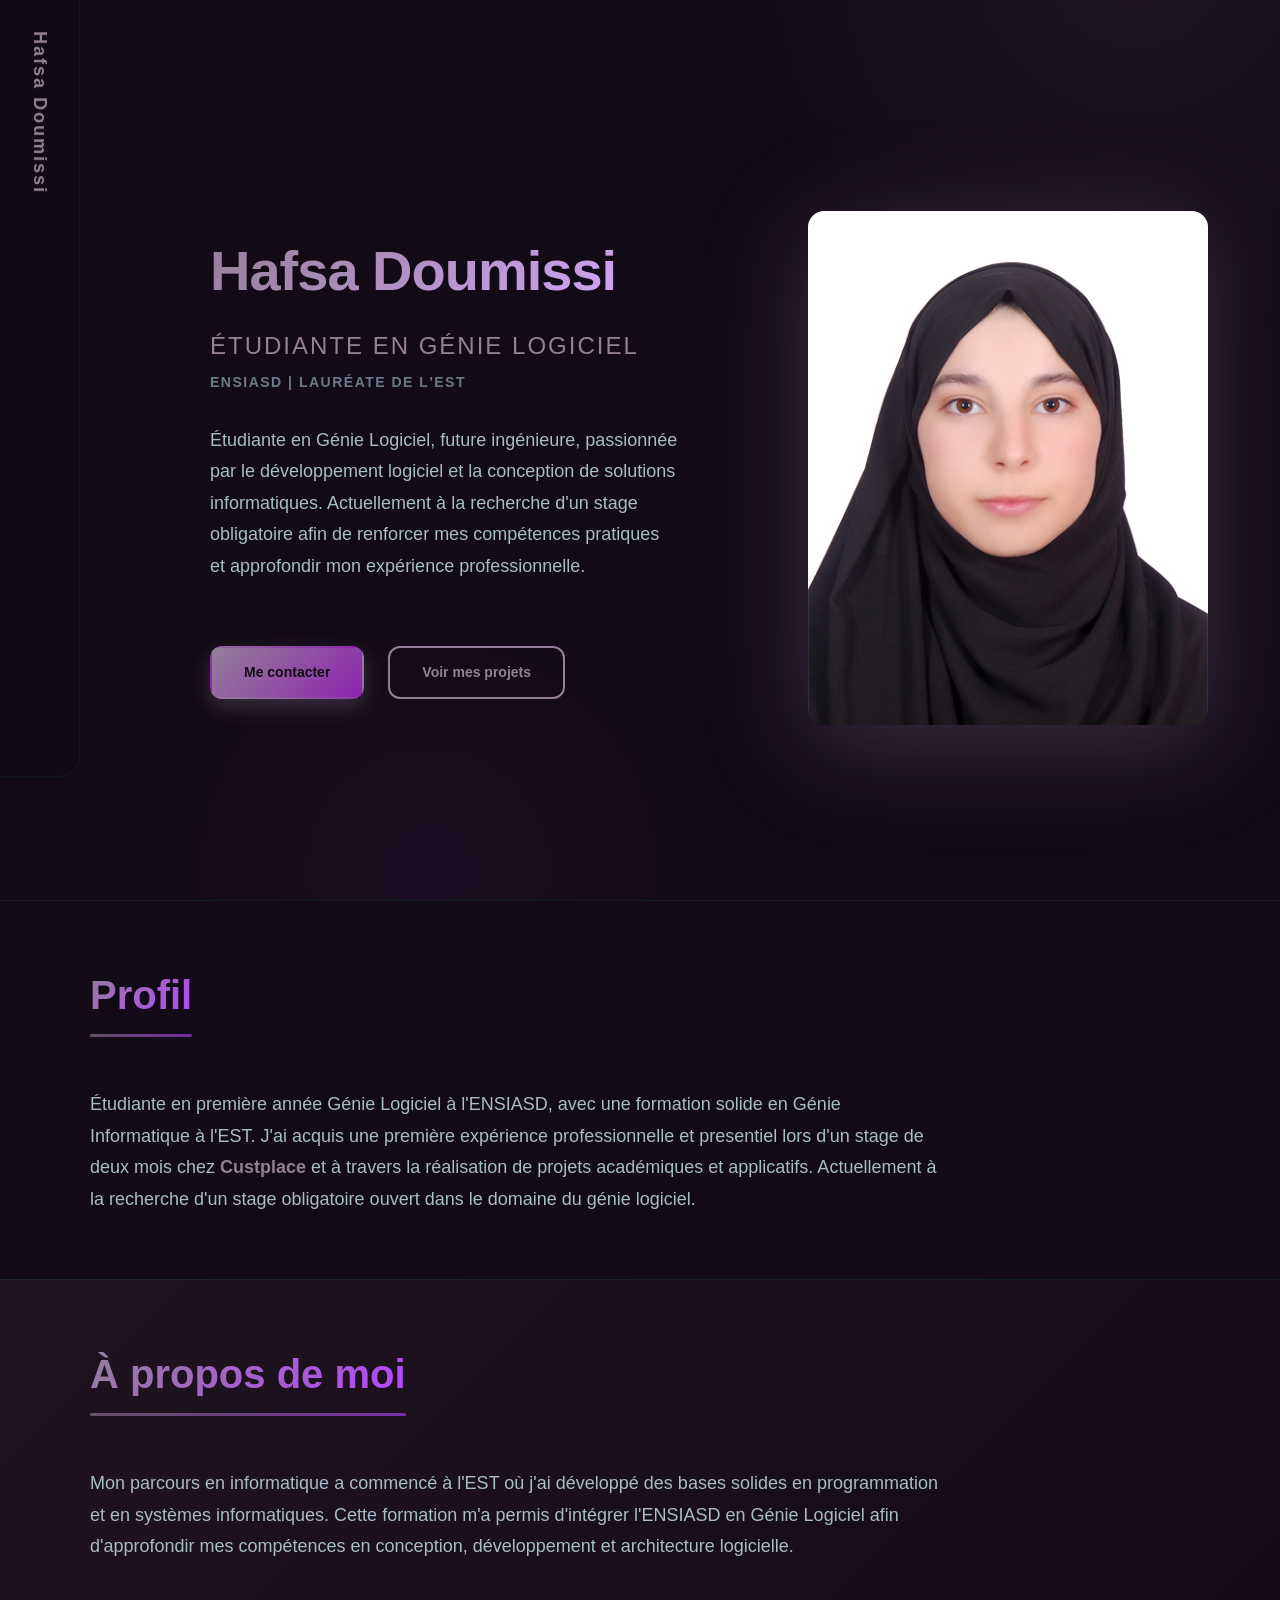
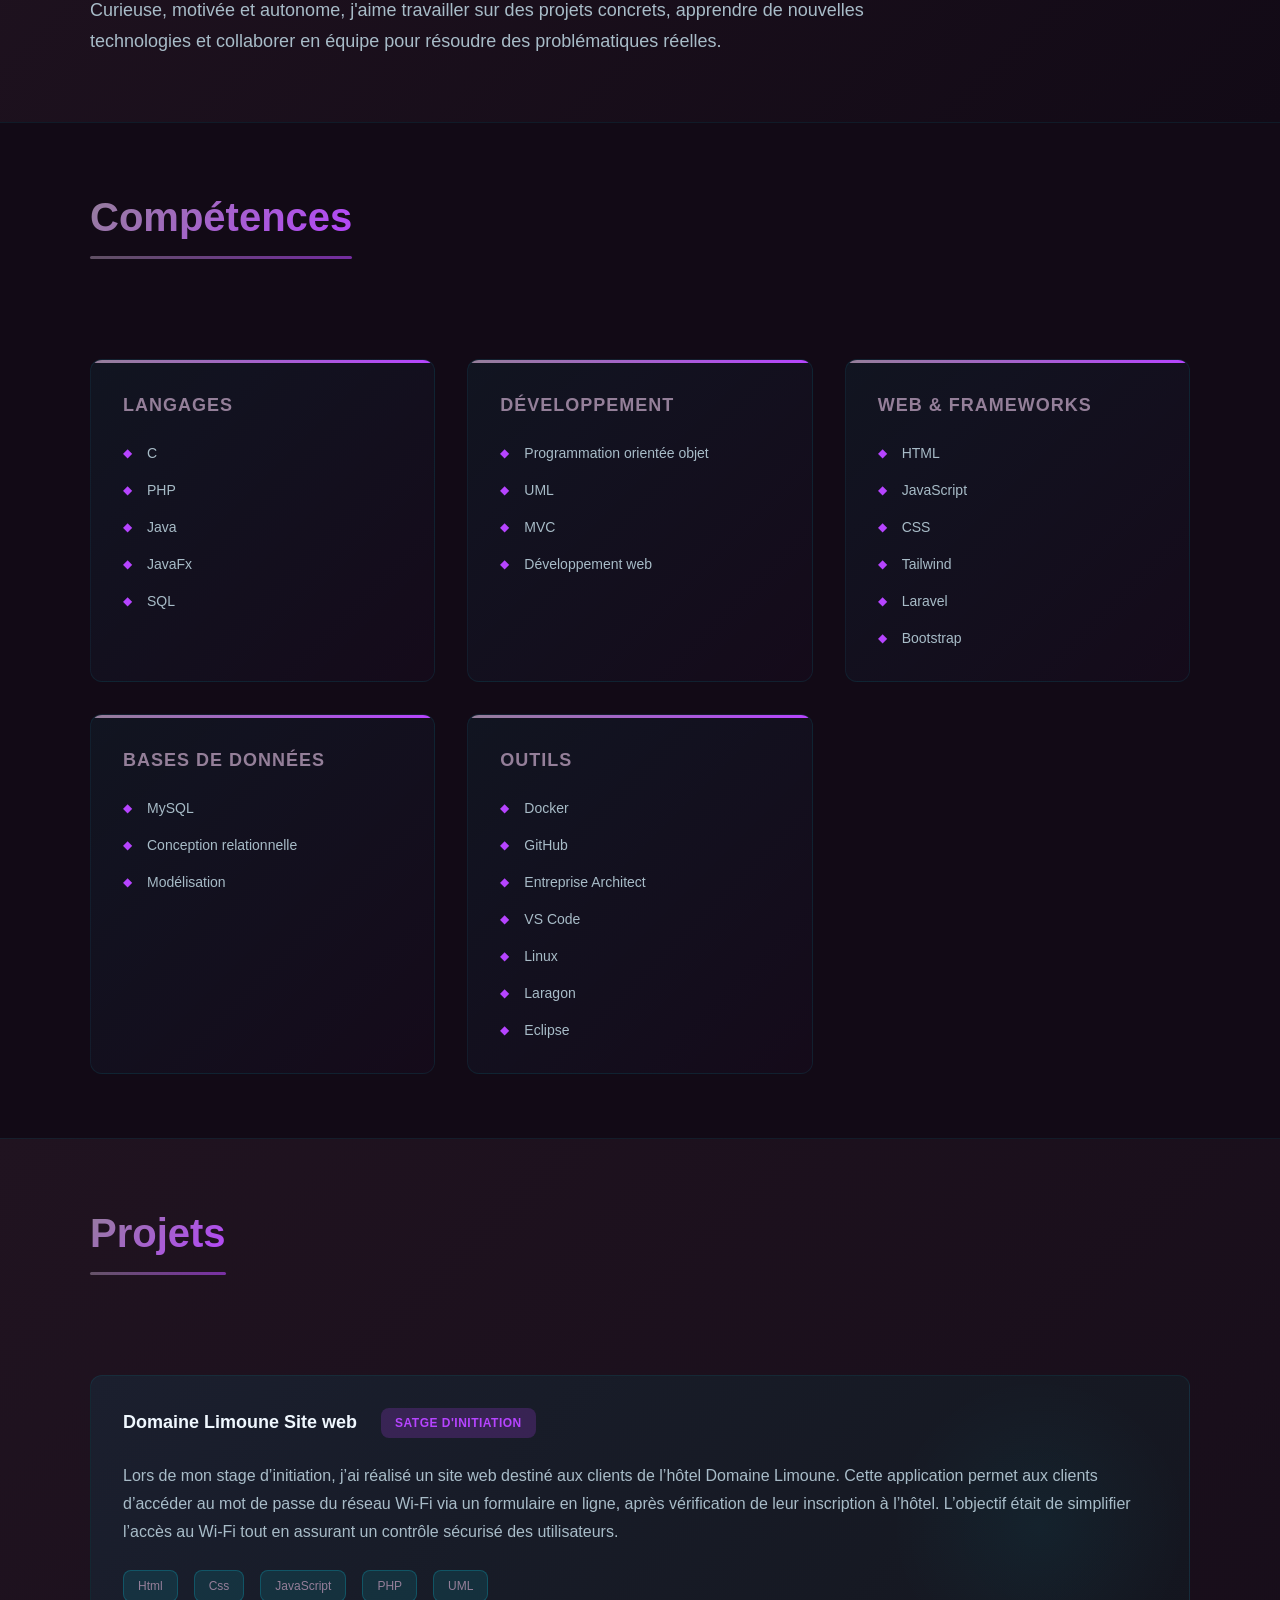
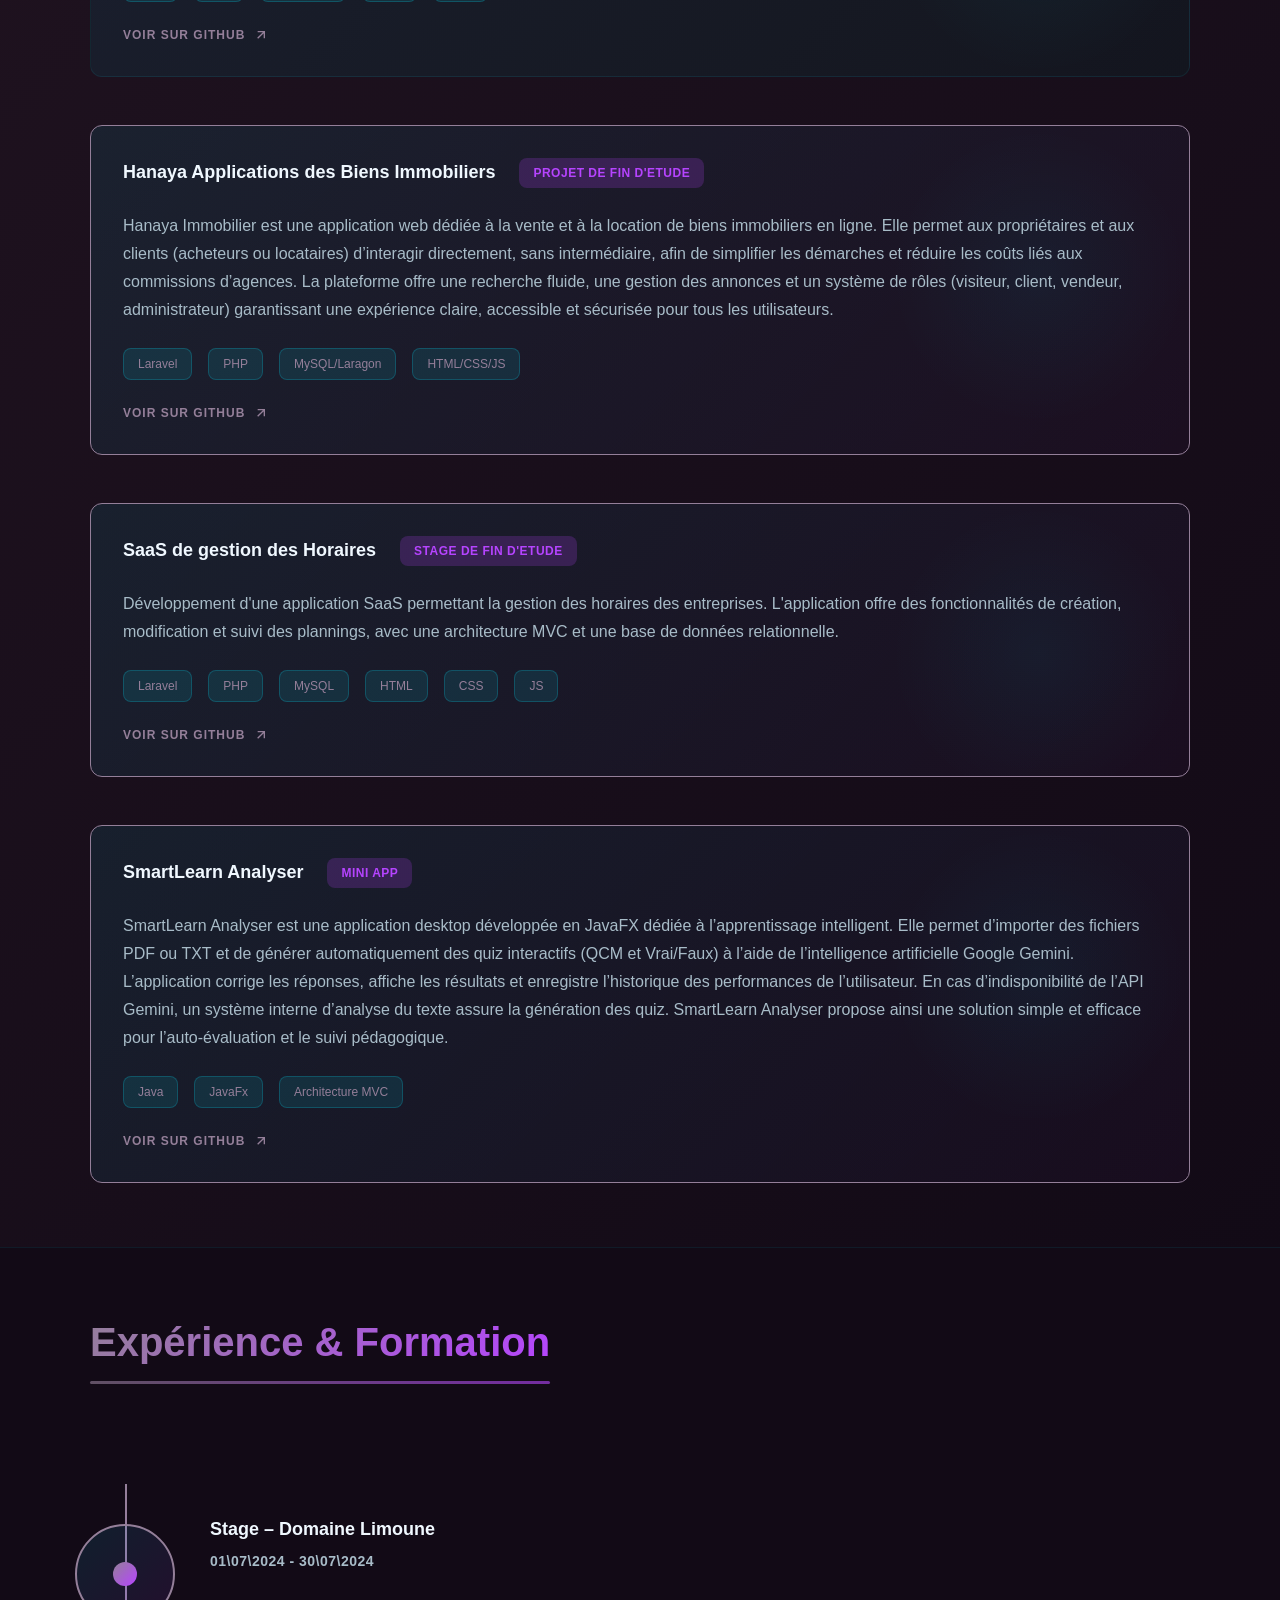
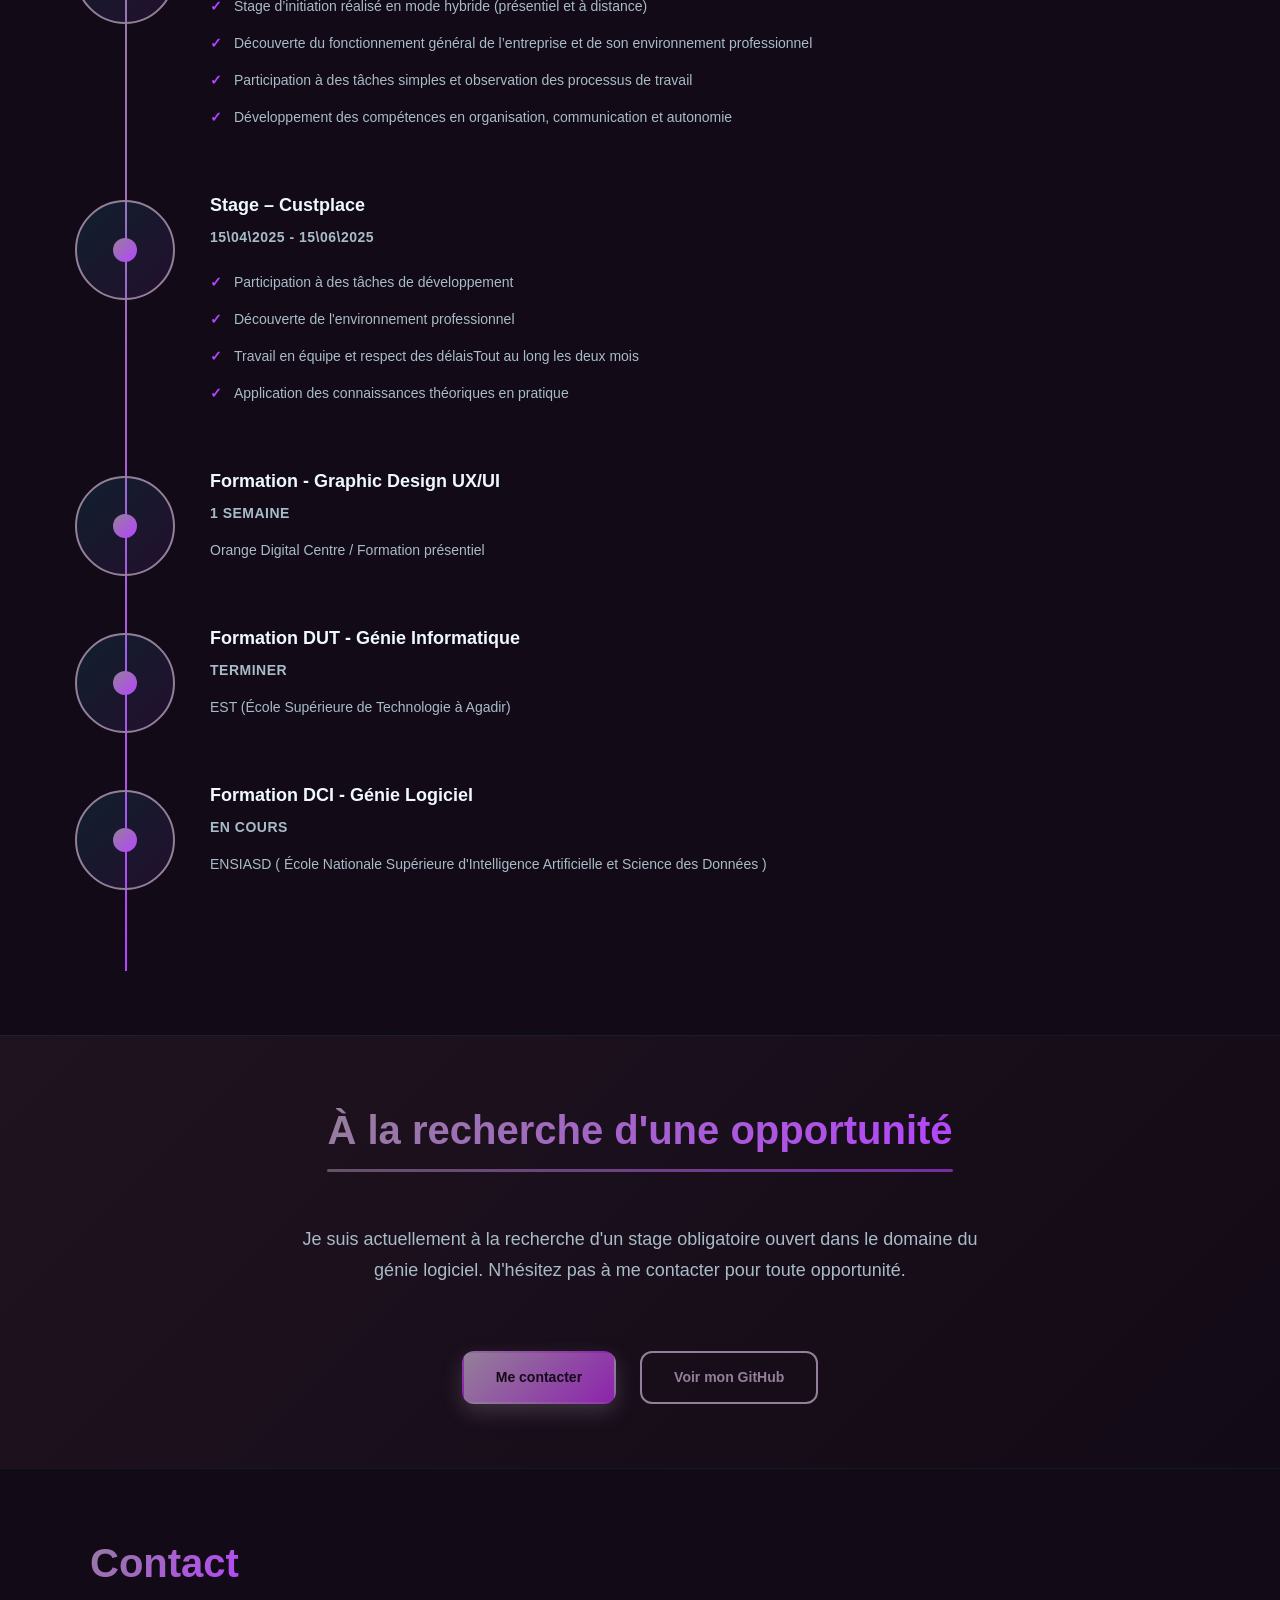
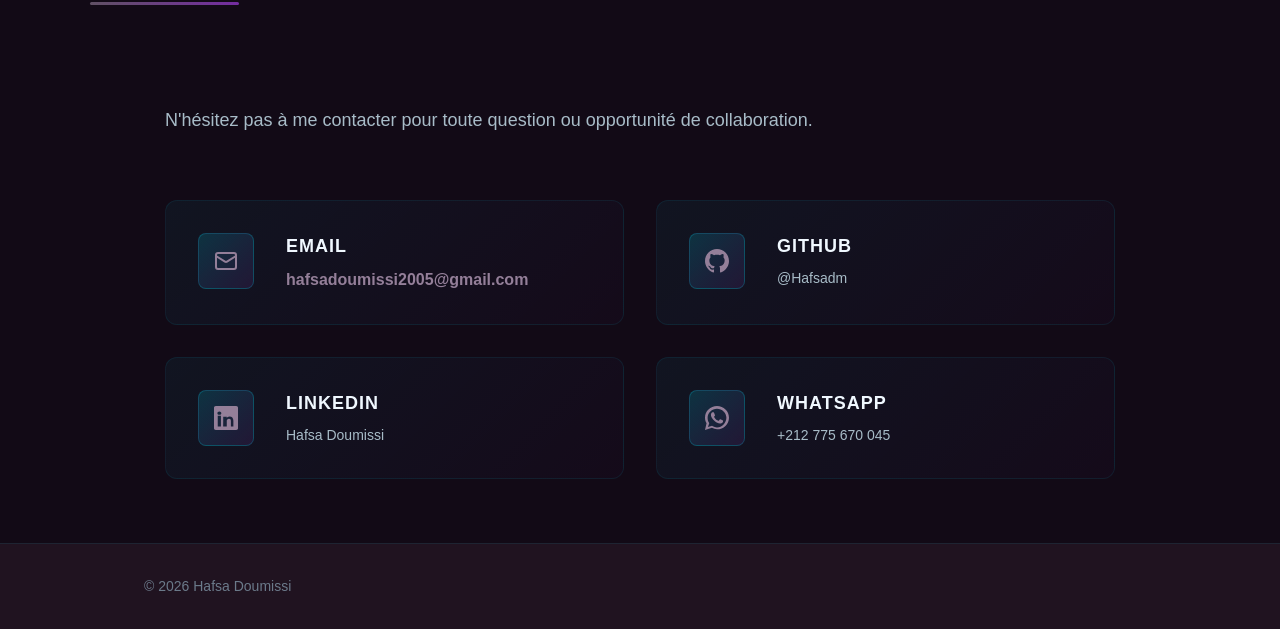
<file: Port_feuille.html>
<!DOCTYPE html>
<html lang="fr">
<head>
    <meta charset="UTF-8">
    <meta name="viewport" content="width=device-width, initial-scale=1.0">
    <meta name="description" content="Portfolio de Hafsa Doumissi - Étudiante en Génie Logiciel à la recherche d'un stage">
    <meta name="theme-color" content="#0a1628">
    <title>Hafsa Doumissi - Portfolio | Génie Logiciel</title>
    <link rel="stylesheet" href="styles.css">
 <style>
        /* ============================================
           CSS VARIABLES & DESIGN TOKENS - PREMIUM MODERN
           ============================================ */
        :root {
            --color-bg-dark: #120a16;
            --color-bg-secondary: #201320;
            --color-bg-tertiary: #412750;

            --color-primary: #947f99;
            --color-primary-dark: #19011f;
            --color-primary-light: #8d24ad;

            --color-text-primary: #f0f8ff;
            --color-text-secondary: #a8bcc8;
            --color-text-tertiary: #6b7a8a;

            --color-accent: #b644ff;
            --color-accent-light: #d8a8ff;
            --color-border: rgba(0, 229, 255, 0.08);

            /* Spacing */
            --space-xs: 0.5rem;
            --space-sm: 1rem;
            --space-md: 1.5rem;
            --space-lg: 2rem;
            --space-xl: 3rem;
            --space-2xl: 4rem;

            /* Typography */
            --font-family: -apple-system, BlinkMacSystemFont, 'Segoe UI', Roboto, Oxygen, Ubuntu, Cantarell, sans-serif;
            --font-mono: 'Monaco', 'Menlo', 'Ubuntu Mono', monospace;

            --font-size-xs: 0.75rem;
            --font-size-sm: 0.875rem;
            --font-size-base: 1rem;
            --font-size-lg: 1.125rem;
            --font-size-xl: 1.5rem;
            --font-size-2xl: 2rem;
            --font-size-3xl: 2.5rem;
            --font-size-4xl: 3.5rem;

            --line-height-tight: 1.2;
            --line-height-normal: 1.5;
            --line-height-relaxed: 1.75;

            --font-weight-regular: 400;
            --font-weight-medium: 500;
            --font-weight-semibold: 600;
            --font-weight-bold: 700;

            /* Transitions */
            --transition-fast: 150ms cubic-bezier(0.4, 0, 0.2, 1);
            --transition-base: 300ms cubic-bezier(0.4, 0, 0.2, 1);
            --transition-slow: 500ms cubic-bezier(0.4, 0, 0.2, 1);

            /* Border Radius */
            --radius-sm: 0.375rem;
            --radius-md: 0.5rem;
            --radius-lg: 0.75rem;
            --radius-xl: 1rem;

            /* Shadows */
            --shadow-sm: 0 2px 8px rgba(0, 229, 255, 0.1);
            --shadow-md: 0 8px 24px rgba(0, 229, 255, 0.12);
            --shadow-lg: 0 16px 40px rgba(0, 229, 255, 0.15);
        }

        @media (max-width: 768px) {
            :root {
                --font-size-xs: 0.65rem;
                --font-size-sm: 0.75rem;
                --font-size-base: 0.9rem;
                --font-size-lg: 1rem;
                --font-size-xl: 1.25rem;
                --font-size-2xl: 1.5rem;
                --font-size-3xl: 1.75rem;
                --font-size-4xl: 2.25rem;
                
                --space-xs: 0.375rem;
                --space-sm: 0.75rem;
                --space-md: 1rem;
                --space-lg: 1.5rem;
                --space-xl: 2rem;
                --space-2xl: 2.5rem;
            }
        }

        * {
            margin: 0;
            padding: 0;
            box-sizing: border-box;
        }

        html {
            scroll-behavior: smooth;
            -webkit-font-smoothing: antialiased;
            -moz-osx-font-smoothing: grayscale;
        }

        body {
            font-family: var(--font-family);
            background-color: var(--color-bg-dark);
            color: var(--color-text-primary);
            line-height: var(--line-height-normal);
            font-size: var(--font-size-base);
            overflow-x: hidden;
        }

        /* Navigation */
        .navbar {
            position: fixed;
            top: 0;
            left: 0;
            right: 0;
            background: rgba(18, 10, 22, 0.95);
            backdrop-filter: blur(12px);
            border-bottom: 1px solid var(--color-border);
            z-index: 1000;
            padding: var(--space-md) var(--space-lg);
        }

        .navbar-container {
            display: flex;
            justify-content: space-between;
            align-items: center;
            max-width: 1200px;
            margin: 0 auto;
        }

        .navbar-logo {
            font-size: var(--font-size-lg);
            font-weight: var(--font-weight-bold);
            color: var(--color-primary);
            text-decoration: none;
        }

        .hamburger {
            display: none;
            flex-direction: column;
            justify-content: space-between;
            width: 25px;
            height: 20px;
            background: none;
            border: none;
            cursor: pointer;
        }

        .hamburger span {
            display: block;
            width: 100%;
            height: 2px;
            background: var(--color-primary);
            border-radius: 2px;
            transition: all var(--transition-base);
        }

        .hamburger.active span:nth-child(1) {
            transform: rotate(45deg) translate(8px, 8px);
        }

        .hamburger.active span:nth-child(2) {
            opacity: 0;
        }

        .hamburger.active span:nth-child(3) {
            transform: rotate(-45deg) translate(8px, -8px);
        }

        .nav-menu {
            display: flex;
            list-style: none;
            gap: var(--space-lg);
            pointer-events: auto;
        }

        .nav-link {
            color: var(--color-text-secondary);
            text-decoration: none;
            font-size: var(--font-size-sm);
            font-weight: var(--font-weight-medium);
            transition: color var(--transition-fast);
        }

        .nav-link:hover {
            color: var(--color-primary);
        }

        /* Hero Section */
        .hero {
            min-height: 100vh;
            padding-top: 100px;
            padding-bottom: var(--space-2xl);
            display: flex;
            flex-direction: column;
            justify-content: center;
            position: relative;
            overflow: hidden;
        }

        .hero::before {
            content: '';
            position: absolute;
            top: -50%;
            right: -20%;
            width: 800px;
            height: 800px;
            background: radial-gradient(circle, rgba(148, 127, 153, 0.1) 0%, transparent 70%);
            border-radius: 50%;
            pointer-events: none;
            animation: float 15s ease-in-out infinite;
        }

        .hero::after {
            content: '';
            position: absolute;
            bottom: -30%;
            left: 10%;
            width: 600px;
            height: 600px;
            background: radial-gradient(circle, rgba(184, 68, 255, 0.05) 0%, transparent 70%);
            border-radius: 50%;
            pointer-events: none;
            animation: float 20s ease-in-out infinite reverse;
        }

        .hero-wrapper {
            display: flex;
            align-items: center;
            gap: var(--space-2xl);
            position: relative;
            z-index: 10;
            max-width: 1200px;
            margin: 0 auto;
            padding: 0 var(--space-lg);
        }

        .hero-content {
            flex: 1;
            max-width: 600px;
            animation: fadeInUp 0.8s ease-out;
        }

        .hero-title {
            font-size: var(--font-size-4xl);
            font-weight: var(--font-weight-bold);
            margin-bottom: var(--space-md);
            line-height: var(--line-height-tight);
            background: linear-gradient(135deg, var(--color-primary) 0%, var(--color-accent-light) 100%);
            -webkit-background-clip: text;
            -webkit-text-fill-color: transparent;
            background-clip: text;
            letter-spacing: -1px;
        }

        .hero-subtitle {
            font-size: var(--font-size-xl);
            color: var(--color-primary);
            margin-bottom: var(--space-xs);
            font-weight: var(--font-weight-medium);
            text-transform: uppercase;
            letter-spacing: 2px;
        }

        .hero-meta {
            font-size: var(--font-size-sm);
            color: var(--color-text-tertiary);
            margin-bottom: var(--space-lg);
            letter-spacing: 1.5px;
            text-transform: uppercase;
            font-weight: var(--font-weight-semibold);
        }

        .hero-description {
            font-size: var(--font-size-lg);
            color: var(--color-text-secondary);
            margin-bottom: var(--space-2xl);
            line-height: var(--line-height-relaxed);
        }

        .hero-image {
            flex: 1;
            display: flex;
            justify-content: center;
            align-items: center;
            min-height: 400px;
            animation: fadeInUp 0.8s ease-out 0.2s both;
        }

        .hero-photo {
            width: 100%;
            max-width: 400px;
            height: auto;
            border-radius: var(--radius-xl);
            object-fit: cover;
            filter: drop-shadow(0 20px 50px rgba(148, 127, 153, 0.3));
            transition: all var(--transition-base);
        }

        .hero-photo:hover {
            filter: drop-shadow(0 30px 60px rgba(148, 127, 153, 0.5));
            transform: scale(1.02);
        }

        .hero-buttons {
            display: flex;
            gap: var(--space-md);
            flex-wrap: wrap;
        }

        .btn {
            padding: 14px 32px;
            border-radius: var(--radius-lg);
            font-size: var(--font-size-sm);
            font-weight: var(--font-weight-semibold);
            text-decoration: none;
            display: inline-flex;
            align-items: center;
            gap: var(--space-xs);
            transition: all var(--transition-base);
            cursor: pointer;
            border: 2px solid transparent;
            text-align: center;
            position: relative;
            overflow: hidden;
        }

        .btn-primary {
            background: linear-gradient(135deg, var(--color-primary) 0%, var(--color-primary-light) 100%);
            color: var(--color-bg-dark);
            box-shadow: 0 8px 20px rgba(148, 127, 153, 0.3);
        }

        .btn-primary:hover {
            transform: translateY(-3px);
            box-shadow: 0 12px 30px rgba(148, 127, 153, 0.4);
        }

        .btn-secondary {
            background: transparent;
            color: var(--color-primary);
            border: 2px solid var(--color-primary);
        }

        .btn-secondary:hover {
            background: rgba(148, 127, 153, 0.1);
            transform: translateY(-3px);
        }

        /* Sections */
        .section {
            padding: var(--space-2xl) var(--space-lg);
            position: relative;
            border-top: 1px solid var(--color-border);
        }

        .section:nth-child(even) {
            background: linear-gradient(135deg, var(--color-bg-secondary) 0%, var(--color-bg-dark) 100%);
        }

        .container {
            max-width: 1100px;
            margin: 0 auto;
        }

        .section-title {
            font-size: var(--font-size-3xl);
            font-weight: var(--font-weight-bold);
            margin-bottom: var(--space-2xl);
            background: linear-gradient(135deg, var(--color-primary) 0%, var(--color-accent) 100%);
            -webkit-background-clip: text;
            -webkit-text-fill-color: transparent;
            background-clip: text;
        }

        /* Animations */
        @keyframes fadeInUp {
            from {
                opacity: 0;
                transform: translateY(30px);
            }
            to {
                opacity: 1;
                transform: translateY(0);
            }
        }

        @keyframes float {
            0%, 100% {
                transform: translateY(0px);
            }
            50% {
                transform: translateY(20px);
            }
        }

        /* Mobile Responsive */
        @media (max-width: 768px) {
            .navbar {
                padding: var(--space-sm) var(--space-lg);
            }

            .navbar-container {
                flex-wrap: wrap;
                gap: var(--space-lg);
            }

            .hamburger {
                display: flex;
            }

            .nav-menu {
                display: none;
                position: fixed;
                top: 60px;
                left: 0;
                right: 0;
                background: rgba(18, 10, 22, 0.98);
                flex-direction: column;
                gap: 0;
                width: 100%;
                padding: var(--space-lg);
            }

            .nav-menu.active {
                display: flex;
            }

            .nav-link {
                padding: var(--space-md) 0;
                font-size: var(--font-size-base);
            }

            .hero {
                padding-top: 140px;
                min-height: auto;
            }

            .hero-wrapper {
                flex-direction: column;
                gap: var(--space-lg);
            }

            .hero-content {
                width: 100%;
                max-width: 100%;
            }

            .hero-image {
                width: 100%;
                min-height: 300px;
                order: -1;
            }

            .hero-photo {
                max-width: 100%;
                max-height: 300px;
            }

            .hero-title {
                font-size: var(--font-size-2xl);
                margin-bottom: var(--space-sm);
            }

            .hero-description {
                font-size: var(--font-size-base);
                margin-bottom: var(--space-lg);
            }

            .hero-buttons {
                flex-direction: column;
                gap: var(--space-sm);
            }

            .btn {
                width: 100%;
                justify-content: center;
                padding: 10px 20px;
                font-size: var(--font-size-sm);
            }

            .section {
                padding: var(--space-xl) var(--space-lg);
            }

            .section-title {
                font-size: var(--font-size-2xl);
                margin-bottom: var(--space-lg);
            }
        }
    </style>
</head>
<body>
    <!-- Navigation -->
    <nav class="navbar">
        <div class="navbar-container">
            <a href="#" class="navbar-logo">Hafsa Doumissi</a>
            
            <button class="hamburger" aria-label="Menu" aria-expanded="false">
                <span></span>
                <span></span>
                <span></span>
            </button>
            
            <ul class="nav-menu" role="navigation">
                <li><a href="#home" class="nav-link">Accueil</a></li>
                <li><a href="#profil" class="nav-link">Profil</a></li>
                <li><a href="#competences" class="nav-link">Compétences</a></li>
                <li><a href="#projets" class="nav-link">Projets</a></li>
                <li><a href="#experience" class="nav-link">Expérience</a></li>
                <li><a href="#contact" class="nav-link">Contact</a></li>
            </ul>
        </div>
    </nav>

    <!-- Hero Section -->
    <section id="home" class="hero">
        <div class="hero-wrapper">
            <div class="hero-content">
                <h1 class="hero-title">Hafsa Doumissi</h1>
                <p class="hero-subtitle">Étudiante en Génie Logiciel</p>
                <p class="hero-meta">ENSIASD | Lauréate de l'EST</p>
                <p class="hero-description">
Étudiante en Génie Logiciel, future ingénieure, passionnée par le développement logiciel et la conception de solutions informatiques. Actuellement à la recherche d'un stage obligatoire afin de renforcer mes compétences pratiques et approfondir mon expérience professionnelle.                </p>
                <div class="hero-buttons">
                    <a href="#contact" class="btn btn-primary">Me contacter</a>
                    <a href="#projets" class="btn btn-secondary">Voir mes projets</a>
                </div>
            </div>
            <div class="hero-image">
                <img src="assets/Hafsa.jpg" alt="Hafsa Doumissi - Portrait professionnel" class="hero-photo">
            </div>
        </div>
    </section>

    <!-- Profil Section -->
    <section id="profil" class="section section-profil">
        <div class="container">
            <h2 class="section-title">Profil</h2>
            <div class="profil-content">
                <p class="profil-text">
                    Étudiante en première année Génie Logiciel à l'ENSIASD, avec une formation solide en Génie Informatique à l'EST.
                     J'ai acquis une première expérience professionnelle et presentiel lors d'un stage de deux mois chez 
                     <strong>Custplace</strong> et à travers la réalisation de projets académiques et applicatifs.
                      Actuellement à la recherche d'un stage obligatoire ouvert dans le domaine du génie logiciel.
                </p>
            </div>
        </div>
    </section>

    <!-- About Section -->
    <section id="about" class="section section-about">
        <div class="container">
            <h2 class="section-title">À propos de moi</h2>
            <div class="about-content">
                <p>
                    Mon parcours en informatique a commencé à l'EST où j'ai développé des bases solides en programmation et en systèmes informatiques. 
                    Cette formation m'a permis d'intégrer l'ENSIASD en Génie Logiciel afin d'approfondir mes compétences en conception, développement et architecture logicielle.
                </p>
                <p>
                    Curieuse, motivée et autonome, j'aime travailler sur des projets concrets, apprendre de nouvelles technologies et collaborer en équipe pour résoudre des problématiques réelles.
                </p>
            </div>
        </div>
    </section>

    <!-- Compétences Section -->
    <section id="competences" class="section section-competences">
        <div class="container">
            <h2 class="section-title">Compétences</h2>
            
            <div class="skills-grid">
                <!-- Langages -->
                <div class="skill-card">
                    <h3 class="skill-title">Langages</h3>
                    <ul class="skill-list">
                        <li>C  </li>
                        <li>PHP</li>
                        <li>Java</li>
                        <li>JavaFx</li>
                        <li>SQL</li>
                    </ul>
                </div>

                <!-- Développement & Concepts -->
                <div class="skill-card">
                    <h3 class="skill-title">Développement</h3>
                    <ul class="skill-list">
                        <li>Programmation orientée objet</li>
                        <li>UML</li>
                        <li>MVC</li>
                        <li>Développement web</li>
                    </ul>
                </div>

                <!-- Frameworks & Web -->
                <div class="skill-card">
                    <h3 class="skill-title">Web & Frameworks</h3>
                    <ul class="skill-list">
                        <li>HTML</li>
                        <li>JavaScript</li>
                        <li>CSS</li>
                        <li>Tailwind </li>
                        <li>Laravel</li>
                        <li>Bootstrap</li>
                       
                    </ul>
                </div>

                <!-- Bases de données -->
                <div class="skill-card">
                    <h3 class="skill-title">Bases de données</h3>
                    <ul class="skill-list">
                        <li>MySQL</li>
                        <li>Conception relationnelle</li>
                        <li>Modélisation</li>
                    </ul>
                </div>

                <!-- Outils -->
                <div class="skill-card">
                    <h3 class="skill-title">Outils</h3>
                    <ul class="skill-list">
                        <li>Docker</li>
                        <li>GitHub</li>
                        <li>Entreprise Architect</li>
                        <li>VS Code</li>
                        <li>Linux</li>
                        <li>Laragon</li>
                        <li>Eclipse</li>
                    </ul>
                </div>
            </div>
        </div>
    </section>

    <!-- Projets Section -->
    <section id="projets" class="section section-projets">
        <div class="container">
            <h2 class="section-title">Projets</h2>
            
            <div class="projects-container">
                <!-- Projet Principal -->

                
              
                <div class="project-card">
                    <div class="project-header">
                        <h3 class="project-title"> Domaine Limoune Site web</h3>
                        <span class="project-badge">Satge d'initiation</span>
                    </div>
                    <p class="project-description">

                        Lors de mon stage d’initiation, j’ai réalisé un site web destiné aux clients de l’hôtel Domaine Limoune.
                        Cette application permet aux clients d’accéder au mot de passe du réseau Wi-Fi via un formulaire en ligne, après vérification de leur inscription à l’hôtel.
                        L’objectif était de simplifier l’accès au Wi-Fi tout en assurant un contrôle sécurisé des utilisateurs.
                                           
                    </p>
                    <div class="project-tech">
                        <span class="tech-tag">Html</span>
                        <span class="tech-tag">Css</span>
                        <span class="tech-tag">JavaScript</span>
                        <span class="tech-tag">PHP</span>
                        <span class="tech-tag">UML</span>
                    </div>


                      <a href="https://github.com/Hafsadm/Domaine-Limoune.git" target="_blank" rel="noopener noreferrer" class="project-link">
                        Voir sur GitHub
                        <svg width="16" height="16" viewBox="0 0 24 24" fill="none" stroke="currentColor" stroke-width="2">
                            <path d="M7 17L17 7M7 7h10v10"></path>
                        </svg>
                    </a>

                </div>

                <div class="project-card project-featured">
                    <div class="project-header">
                        <h3 class="project-title">Hanaya Applications des Biens Immobiliers</h3>
                        <span class="project-badge">Projet de Fin d'Etude </span>
                    </div>
                    <p class="project-description">

                        Hanaya Immobilier est une application web dédiée à la vente et à la location de biens immobiliers en ligne.
                        Elle permet aux propriétaires et aux clients (acheteurs ou locataires) d’interagir directement, sans intermédiaire, 
                        afin de simplifier les démarches et réduire les coûts liés aux commissions d’agences.
                        La plateforme offre une recherche fluide, une gestion des annonces et 
                        un système de rôles (visiteur, client, vendeur, administrateur) garantissant une expérience claire, 
                        accessible et sécurisée pour tous les utilisateurs.

                    </p>
                    <div class="project-tech">
                        <span class="tech-tag">Laravel</span>
                        <span class="tech-tag">PHP</span>
                        <span class="tech-tag">MySQL/Laragon</span>
                        <span class="tech-tag">HTML/CSS/JS</span>
                    </div>
                    <a href="https://github.com/Hafsadm/Biens_Immobiliers.git" target="_blank" rel="noopener noreferrer" class="project-link">
                        Voir sur GitHub
                        <svg width="16" height="16" viewBox="0 0 24 24" fill="none" stroke="currentColor" stroke-width="2">
                            <path d="M7 17L17 7M7 7h10v10"></path>
                        </svg>
                    </a>

    

                </div>


                <div class="project-card project-featured">
                    <div class="project-header">
                        <h3 class="project-title">SaaS de gestion des Horaires</h3>
                        <span class="project-badge">Stage de Fin d'Etude</span>
                    </div>
                    <p class="project-description">
                        Développement d'une application SaaS permettant la gestion des horaires des entreprises. L'application offre des fonctionnalités de création, modification et suivi des plannings, avec une architecture MVC et une base de données relationnelle.
                    </p>
                    <div class="project-tech">
                        <span class="tech-tag">Laravel</span>
                        <span class="tech-tag">PHP</span>
                        <span class="tech-tag">MySQL</span>
                        <span class="tech-tag">HTML</span>
                        <span class="tech-tag">CSS</span>
                        <span class="tech-tag">JS</span>





                    </div>
                    <a href="https://github.com/Hafsadm" target="_blank" rel="noopener noreferrer" class="project-link">
                        Voir sur GitHub
                        <svg width="16" height="16" viewBox="0 0 24 24" fill="none" stroke="currentColor" stroke-width="2">
                            <path d="M7 17L17 7M7 7h10v10"></path>
                        </svg>
                    </a>

                

                </div>

                  <div class="project-card project-featured">
                    <div class="project-header">
                        <h3 class="project-title">SmartLearn Analyser </h3>
                        <span class="project-badge">Mini App</span>
                    </div>
                    <p class="project-description">

                        SmartLearn Analyser est une application desktop développée en JavaFX dédiée à l’apprentissage intelligent.
                        Elle permet d’importer des fichiers PDF ou TXT et de générer automatiquement des quiz interactifs 
                        (QCM et Vrai/Faux) à l’aide de l’intelligence artificielle Google Gemini.
                        L’application corrige les réponses, affiche les résultats et enregistre l’historique des performances de l’utilisateur.
                        En cas d’indisponibilité de l’API Gemini, un système interne d’analyse du texte assure la génération des quiz.
                        SmartLearn Analyser propose ainsi une solution simple et efficace pour l’auto-évaluation et le suivi pédagogique.

                    </p>
                    <div class="project-tech">
                        <span class="tech-tag">Java</span>
                        <span class="tech-tag">JavaFx</span>
                        <span class="tech-tag">Architecture MVC</span>
                    </div>
                    <a href="https://github.com/Hafsadm" target="_blank" rel="noopener noreferrer" class="project-link">
                        Voir sur GitHub
                        <svg width="16" height="16" viewBox="0 0 24 24" fill="none" stroke="currentColor" stroke-width="2">
                            <path d="M7 17L17 7M7 7h10v10"></path>
                        </svg>
                    </a>

                     

                </div>

            </div>
        </div>
    </section>

    <!-- Experience Section -->
    <section id="experience" class="section section-experience">
        <div class="container">
            <h2 class="section-title">Expérience & Formation</h2>
            
            <div class="timeline">

                            <div class="timeline-item">
                    <div class="timeline-marker"></div>
                    <div class="timeline-content">
                        <h3 class="timeline-title">Stage – Domaine Limoune</h3>
                        <p class="timeline-period">01\07\2024 - 30\07\2024</p>
                     <ul class="timeline-details">
                        <li>Stage d’initiation réalisé en mode hybride (présentiel et à distance)</li>
                        <li>Découverte du fonctionnement général de l’entreprise et de son environnement professionnel</li>
                        <li>Participation à des tâches simples et observation des processus de travail</li>
                        <li>Développement des compétences en organisation, communication et autonomie</li>
                    </ul>
                    </div>
                </div>

                <div class="timeline-item">
                    <div class="timeline-marker"></div>
                    <div class="timeline-content">
                        <h3 class="timeline-title">Stage – Custplace</h3>
                        <p class="timeline-period">15\04\2025 - 15\06\2025</p>
                        <ul class="timeline-details">
                            <li>Participation à des tâches de développement</li>
                            <li>Découverte de l'environnement professionnel</li>
                            <li>Travail en équipe et respect des délaisTout au long les deux mois</li>
                            <li>Application des connaissances théoriques en pratique</li>
                        </ul>
                    </div>
                </div>

         

                <!-- Formation Design -->
                <div class="timeline-item">
                    <div class="timeline-marker"></div>
                    <div class="timeline-content">
                        <h3 class="timeline-title">Formation - Graphic Design UX/UI </h3>
                        <p class="timeline-period">1 semaine </p>
                        <p>Orange Digital Centre / Formation présentiel  </p>
                    </div>
                </div>

                <!-- Formation EST -->
                <div class="timeline-item">
                    <div class="timeline-marker"></div>
                    <div class="timeline-content">
                        <h3 class="timeline-title">Formation DUT - Génie Informatique</h3>
                        <p class="timeline-period">Terminer</p>
                        <p>EST (École Supérieure de Technologie à Agadir)</p>
                    </div>
                </div>


                 <div class="timeline-item">
                    <div class="timeline-marker"></div>
                    <div class="timeline-content">
                        <h3 class="timeline-title">Formation DCI - Génie Logiciel</h3>
                        <p class="timeline-period">En Cours</p>
                        <p>ENSIASD ( École Nationale Supérieure d'Intelligence Artificielle et Science des Données )</p>
                    </div>
                </div>


            </div>
        </div>
    </section>

    <!-- CTA Section -->
    <section id="cta" class="section section-cta">
        <div class="container">
            <h2 class="section-title">À la recherche d'une opportunité</h2>
            <p class="cta-text">
                Je suis actuellement à la recherche d'un stage obligatoire ouvert dans le domaine du génie logiciel. N'hésitez pas à me contacter pour toute opportunité.
            </p>
            <div class="cta-buttons">
                <a href="#contact" class="btn btn-primary">Me contacter</a>
                <a href="https://github.com/Hafsadm" target="_blank" rel="noopener noreferrer" class="btn btn-secondary">
                    Voir mon GitHub
                </a>
            </div>
        </div>
    </section>

    <!-- Contact Section -->
    <section id="contact" class="section section-contact">
        <div class="container">
            <h2 class="section-title">Contact</h2>
            
            <div class="contact-content">
                <p class="contact-intro">
                    N'hésitez pas à me contacter pour toute question ou opportunité de collaboration.
                </p>

                <div class="contact-methods">
                    <a href="mailto:hafsadoumissi2005@gmail.com" class="contact-card" aria-label="Envoyer un email">
                        <div class="contact-icon">
                            <svg width="24" height="24" viewBox="0 0 24 24" fill="none" stroke="currentColor" stroke-width="2">
                                <rect x="2" y="4" width="20" height="16" rx="2"></rect>
                                <path d="m22 7-8.97 5.7a1.94 1.94 0 0 1-2.06 0L2 7"></path>
                            </svg>
                        </div>
                        <div>
                            <h4>Email</h4>
                            <href>hafsadoumissi2005@gmail.com</href>
                        </div>
                    </a>

                    <a href="https://github.com/Hafsadm" target="_blank" rel="noopener noreferrer" class="contact-card" aria-label="Visiter GitHub">
                        <div class="contact-icon">
                            <svg width="24" height="24" viewBox="0 0 24 24" fill="currentColor">
                                <path d="M12 0c-6.626 0-12 5.373-12 12 0 5.302 3.438 9.8 8.207 11.387.599.111.793-.261.793-.577v-2.234c-3.338.726-4.033-1.416-4.033-1.416-.546-1.387-1.333-1.756-1.333-1.756-1.089-.745.083-.729.083-.729 1.205.084 1.839 1.237 1.839 1.237 1.07 1.834 2.807 1.304 3.492.997.107-.775.418-1.305.762-1.604-2.665-.305-5.467-1.334-5.467-5.931 0-1.311.469-2.381 1.236-3.221-.124-.303-.535-1.524.117-3.176 0 0 1.008-.322 3.301 1.23.957-.266 1.983-.399 3.003-.404 1.02.005 2.047.138 3.006.404 2.291-1.552 3.297-1.23 3.297-1.23.653 1.653.242 2.874.118 3.176.77.84 1.235 1.911 1.235 3.221 0 4.609-2.807 5.624-5.479 5.921.43.372.823 1.102.823 2.222v 3.293c0 .319.192.694.801.576 4.765-1.589 8.199-6.086 8.199-11.386 0-6.627-5.373-12-12-12z"/>
                            </svg>
                        </div>
                        <div>
                            <h4>GitHub</h4>
                            <p>@Hafsadm</p>
                        </div>
                    </a>

                    <a href="https://linkedin.com" target="_blank" rel="noopener noreferrer" class="contact-card" aria-label="Visiter LinkedIn">
                        <div class="contact-icon">
                            <svg width="24" height="24" viewBox="0 0 24 24" fill="currentColor">
                                <path d="M20.447 20.452h-3.554v-5.569c0-1.328-.475-2.236-1.986-2.236-1.081 0-1.722.731-2.004 1.438-.103.249-.13.597-.13.946v5.421h-3.554s.05-8.807 0-9.726h3.554v1.375c.427-.659 1.19-1.597 2.897-1.597 2.117 0 3.704 1.385 3.704 4.362v5.586zM5.337 8.855c-1.144 0-1.915-.758-1.915-1.706 0-.955.768-1.703 1.959-1.703 1.188 0 1.913.748 1.938 1.703 0 .948-.75 1.706-1.982 1.706zm1.581 11.597H3.754V9.726h3.164v10.726zM22.225 0H1.771C.792 0 0 .774 0 1.729v20.542C0 23.227.792 24 1.771 24h20.451C23.2 24 24 23.227 24 22.271V1.729C24 .774 23.2 0 22.225 0z"/>
                            </svg>
                        </div>
                        <div>
                            <h4>LinkedIn</h4>
                            <p>Hafsa Doumissi</p>
                        </div>
                    </a>


                  <a href="https://wa.me/212775670045"
                        target="_blank"
                        rel="noopener noreferrer"
                        class="contact-card"
                        aria-label="Contacter via WhatsApp">
                            
                            <div class="contact-icon">
                                <!-- Icône WhatsApp -->
                                <svg width="24" height="24" viewBox="0 0 32 32" fill="currentColor">
                                    <path d="M16 0C7.164 0 0 6.94 0 15.5c0 2.73.75 5.29 2.05 7.53L0 32l9.23-2.87c2.16 1.18 4.65 1.87 6.77 1.87 8.84 0 16-6.94 16-15.5S24.84 0 16 0zm0 28.5c-1.97 0-4.32-.67-6.15-1.83l-.44-.27-5.48 1.7 1.74-5.18-.29-.5C4.15 20.37 3.5 17.97 3.5 15.5 3.5 8.87 9.19 3.5 16 3.5S28.5 8.87 28.5 15.5 22.81 28.5 16 28.5zm7.32-9.46c-.4-.2-2.34-1.15-2.7-1.28-.36-.13-.63-.2-.9.2-.27.4-1.03 1.28-1.26 1.54-.23.27-.47.3-.87.1-.4-.2-1.7-.62-3.24-1.98-1.2-1.07-2-2.4-2.24-2.8-.23-.4-.02-.62.18-.82.18-.18.4-.47.6-.7.2-.23.27-.4.4-.67.13-.27.07-.5-.03-.7-.1-.2-.9-2.16-1.23-2.96-.32-.77-.65-.67-.9-.68h-.77c-.27 0-.7.1-1.07.5-.37.4-1.4 1.37-1.4 3.33s1.44 3.86 1.64 4.13c.2.27 2.83 4.32 6.86 6.05.96.41 1.7.65 2.28.83.96.3 1.84.26 2.53.16.77-.12 2.34-.96 2.67-1.9.33-.93.33-1.73.23-1.9-.1-.17-.37-.27-.77-.47z"/>
                                </svg>
                            </div>

                            <div>
                                <h4>WhatsApp</h4>
                                <p>+212 775 670 045</p>
                            </div>
                        </a>



                </div>
            </div>
        </div>
    </section>

    <!-- Footer -->
    <footer class="footer">
        <div class="container">
            <p>&copy; 2026 Hafsa Doumissi</p>
        </div>
    </footer>

    
     <script>
        // Mobile menu toggle
        const hamburger = document.querySelector('.hamburger');
        const navMenu = document.querySelector('.nav-menu');
        const navLinks = document.querySelectorAll('.nav-link');

        hamburger.addEventListener('click', () => {
            hamburger.classList.toggle('active');
            navMenu.classList.toggle('active');
            hamburger.setAttribute('aria-expanded', hamburger.classList.contains('active'));
        });

        // Close menu when link is clicked
        navLinks.forEach(link => {
            link.addEventListener('click', () => {
                hamburger.classList.remove('active');
                navMenu.classList.remove('active');
                hamburger.setAttribute('aria-expanded', 'false');
            });
        });

        // Close menu when clicking outside
        document.addEventListener('click', (e) => {
            if (!e.target.closest('.navbar')) {
                hamburger.classList.remove('active');
                navMenu.classList.remove('active');
            }
        });

        // Scroll animations
        const observerOptions = {
            threshold: 0.1,
            rootMargin: '0px 0px -50px 0px'
        };

        const observer = new IntersectionObserver((entries) => {
            entries.forEach(entry => {
                if (entry.isIntersecting) {
                    entry.target.classList.add('visible');
                    observer.unobserve(entry.target);
                }
            });
        }, observerOptions);

        document.querySelectorAll('.fade-in').forEach(el => {
            observer.observe(el);
        });

        // Smooth scroll for anchor links
        document.querySelectorAll('a[href^="#"]').forEach(anchor => {
            anchor.addEventListener('click', function(e) {
                const href = this.getAttribute('href');
                if (href !== '#' && document.querySelector(href)) {
                    e.preventDefault();
                    document.querySelector(href).scrollIntoView({ behavior: 'smooth' });
                }
            });
        });

        // Navbar scroll effect
        const navbar = document.querySelector('.navbar');
        window.addEventListener('scroll', () => {
            if (window.scrollY > 50) {
                navbar.style.boxShadow = '0 4px 20px rgba(124, 58, 237, 0.1)';
            } else {
                navbar.style.boxShadow = 'none';
            }
        });
    </script>

    <script src="script.js"></script>
</body>
</html>
</file>
<file: styles.css>
/* ============================================
   CSS VARIABLES & DESIGN TOKENS - PREMIUM MODERN
   ============================================ */
:root {
    /* Deep Dark & Cyan Premium Palette */
    /* --color-bg-dark: #0a0f16;
    --color-bg-secondary: #131820;
    --color-bg-tertiary: #1a2332;

    --color-primary: #00e5ff;
    --color-primary-dark: #0093cc;
    --color-primary-light: #4dffff; */

    --color-bg-dark: #120a16;
    --color-bg-secondary: #201320;
    --color-bg-tertiary: #412750;

    --color-primary: #947f99;
    --color-primary-dark: #19011f;
    --color-primary-light: #8d24ad;

    --color-text-primary: #f0f8ff;
    --color-text-secondary: #a8bcc8;
    --color-text-tertiary: #6b7a8a;

    --color-accent: #b644ff;
    --color-accent-light: #d8a8ff;
    --color-border: rgba(0, 229, 255, 0.08);

    /* Spacing */
    --space-xs: 0.5rem;
    --space-sm: 1rem;
    --space-md: 1.5rem;
    --space-lg: 2rem;
    --space-xl: 3rem;
    --space-2xl: 4rem;

    /* Typography */
    --font-family: -apple-system, BlinkMacSystemFont, 'Segoe UI', Roboto, Oxygen, Ubuntu, Cantarell, sans-serif;
    --font-mono: 'Monaco', 'Menlo', 'Ubuntu Mono', monospace;

    --font-size-xs: 0.75rem;
    --font-size-sm: 0.875rem;
    --font-size-base: 1rem;
    --font-size-lg: 1.125rem;
    --font-size-xl: 1.5rem;
    --font-size-2xl: 2rem;
    --font-size-3xl: 2.5rem;
    --font-size-4xl: 3.5rem;

    --line-height-tight: 1.2;
    --line-height-normal: 1.5;
    --line-height-relaxed: 1.75;

    --font-weight-regular: 400;
    --font-weight-medium: 500;
    --font-weight-semibold: 600;
    --font-weight-bold: 700;

    /* Transitions */
    --transition-fast: 150ms cubic-bezier(0.4, 0, 0.2, 1);
    --transition-base: 300ms cubic-bezier(0.4, 0, 0.2, 1);
    --transition-slow: 500ms cubic-bezier(0.4, 0, 0.2, 1);

    /* Border Radius */
    --radius-sm: 0.375rem;
    --radius-md: 0.5rem;
    --radius-lg: 0.75rem;
    --radius-xl: 1rem;

    /* Shadows */
    --shadow-sm: 0 2px 8px rgba(0, 229, 255, 0.1);
    --shadow-md: 0 8px 24px rgba(0, 229, 255, 0.12);
    --shadow-lg: 0 16px 40px rgba(0, 229, 255, 0.15);
}

/* ============================================
   GLOBAL STYLES
   ============================================ */

* {
    margin: 0;
    padding: 0;
    box-sizing: border-box;
}

html {
    scroll-behavior: smooth;
    -webkit-font-smoothing: antialiased;
    -moz-osx-font-smoothing: grayscale;
}

body {
    font-family: var(--font-family);
    background-color: var(--color-bg-dark);
    color: var(--color-text-primary);
    line-height: var(--line-height-normal);
    font-size: var(--font-size-base);
    overflow-x: hidden;
}

/* ============================================
   INNOVATIVE NAVIGATION - SIDE FLOATING STYLE
   ============================================ */

.navbar {
    position: fixed ;
    left: 0;
    top: 50%;
    transform: translateY(-5%);
    width: 80px;
    height: auto;
    background: rgba(10, 15, 22, 0.9);
    backdrop-filter: blur(12px);
    border-right: 1px solid var(--color-border);
    border-radius: 0 20px 20px 0;
    z-index: 1000;
    transition: all var(--transition-base);
    padding: var(--space-lg) 0;
}

.navbar:hover {
    width: 280px;
}

.navbar-container {
    display: flex;
    flex-direction: column;
    height: 100%;
    padding: var(--space-md) 0;
    gap: var(--space-lg);
}

.navbar-logo {
    font-size: var(--font-size-sm);
    font-weight: var(--font-weight-bold);
    color: var(--color-primary);
    text-decoration: none;
    text-align: center;
    writing-mode: vertical-rl;
    text-orientation: mixed;
    letter-spacing: 2px;
    white-space: nowrap;
    transition: all var(--transition-base);
    padding: var(--space-md) var(--space-sm);
}

.navbar:hover .navbar-logo {
    writing-mode: initial;
    text-orientation: initial;
    letter-spacing: normal;
}

.hamburger {
    display: none;
}

.nav-menu {
    display: flex;
    flex-direction: column;
    list-style: none;
    gap: var(--space-sm);
    flex: 1;
    justify-content: center;
    align-items: center;
    opacity: 0;
    transition: opacity var(--transition-base);
}

.navbar:hover .nav-menu {
    opacity: 1;
}

.nav-link {
    color: var(--color-text-secondary);
    text-decoration: none;
    font-size: var(--font-size-xs);
    font-weight: var(--font-weight-medium);
    transition: all var(--transition-fast);
    position: relative;
    white-space: nowrap;
    padding: var(--space-sm) var(--space-md);
    border-radius: var(--radius-md);
    display: block;
    text-align: left;
}

.nav-link:hover {
    color: var(--color-primary);
    background: rgba(0, 229, 255, 0.1);
    transform: translateX(4px);
}

/* ============================================
   HERO SECTION - REPOSITIONED LAYOUT
   ============================================ */

.hero {
    min-height: 100vh;
    padding-left: 140px;
    padding-top: var(--space-xl);
    padding-bottom: var(--space-2xl);
    display: flex;
    flex-direction: column;
    justify-content: center;
    position: relative;
    overflow: hidden;
}

.hero::before {
    content: '';
    position: absolute;
    top: -50%;
    right: -20%;
    width: 800px;
    height: 800px;
    background: radial-gradient(circle, rgba(0, 229, 255, 0.08) 0%, transparent 70%);
    border-radius: 50%;
    pointer-events: none;
    animation: float 15s ease-in-out infinite;
}

.hero::after {
    content: '';
    position: absolute;
    bottom: -30%;
    left: 10%;
    width: 600px;
    height: 600px;
    background: radial-gradient(circle, rgba(184, 68, 255, 0.05) 0%, transparent 70%);
    border-radius: 50%;
    pointer-events: none;
    animation: float 20s ease-in-out infinite reverse;
}

.hero-content {
    max-width: 800px;
    padding: var(--space-lg);
    position: relative;
    z-index: 10;
    animation: fadeInUp 0.8s ease-out;
}

.hero-title {
    font-size: var(--font-size-4xl);
    font-weight: var(--font-weight-bold);
    margin-bottom: var(--space-md);
    line-height: var(--line-height-tight);
    background: linear-gradient(135deg, var(--color-primary) 0%, var(--color-accent-light) 100%);
    -webkit-background-clip: text;
    -webkit-text-fill-color: transparent;
    background-clip: text;
    letter-spacing: -1px;
}

.hero-subtitle {
    font-size: var(--font-size-xl);
    color: var(--color-primary);
    margin-bottom: var(--space-xs);
    font-weight: var(--font-weight-medium);
    text-transform: uppercase;
    letter-spacing: 2px;
}

.hero-meta {
    font-size: var(--font-size-sm);
    color: var(--color-text-tertiary);
    margin-bottom: var(--space-lg);
    letter-spacing: 1.5px;
    text-transform: uppercase;
    font-weight: var(--font-weight-semibold);
}

.hero-description {
    font-size: var(--font-size-lg);
    color: var(--color-text-secondary);
    margin-bottom: var(--space-2xl);
    line-height: var(--line-height-relaxed);
    max-width: 700px;
}

.hero-buttons {
    display: flex;
    gap: var(--space-md);
    flex-wrap: wrap;
}

.hero-scroll {
    position: absolute;
    bottom: var(--space-2xl);
    left: var(--space-lg);
    animation: bounce 2.5s cubic-bezier(0.4, 0, 0.6, 1) infinite;
    display: flex;
    flex-direction: column;
    align-items: center;
    gap: var(--space-xs);
    color: var(--color-primary);
}

.hero-scroll p {
    font-size: var(--font-size-xs);
    font-weight: var(--font-weight-semibold);
    text-transform: uppercase;
    letter-spacing: 1px;
}

.hero-scroll svg {
    width: 20px;
    height: 20px;
    stroke: currentColor;
}

/* ============================================
   BUTTONS - ENHANCED
   ============================================ */

.btn {
    padding: 14px 32px;
    border-radius: var(--radius-lg);
    font-size: var(--font-size-sm);
    font-weight: var(--font-weight-semibold);
    text-decoration: none;
    display: inline-flex;
    align-items: center;
    gap: var(--space-xs);
    transition: all var(--transition-base);
    cursor: pointer;
    border: 2px solid transparent;
    text-align: center;
    position: relative;
    overflow: hidden;
}

.btn::before {
    content: '';
    position: absolute;
    top: 0;
    left: -100%;
    width: 100%;
    height: 100%;
    background: rgba(255, 255, 255, 0.1);
    transition: left var(--transition-base);
}

.btn:hover::before {
    left: 100%;
}

.btn-primary {
    background: linear-gradient(135deg, var(--color-primary) 0%, var(--color-primary-light) 100%);
    color: var(--color-bg-dark);
    box-shadow: 0 8px 20px rgba(0, 229, 255, 0.3);
}

.btn-primary:hover {
    transform: translateY(-3px);
    box-shadow: 0 12px 30px rgba(0, 229, 255, 0.4);
}

.btn-secondary {
    background: transparent;
    color: var(--color-primary);
    border: 2px solid var(--color-primary);
}

.btn-secondary:hover {
    background: rgba(0, 229, 255, 0.1);
    transform: translateY(-3px);
    box-shadow: 0 8px 20px rgba(0, 229, 255, 0.2);
}

/* ============================================
   SECTIONS - STAGGERED LAYOUT
   ============================================ */

.section {
    padding: var(--space-2xl) var(--space-lg);
    padding-left: 140px;
    position: relative;
    border-top: 1px solid var(--color-border);
}

.section:nth-child(even) {
    background: linear-gradient(135deg, var(--color-bg-secondary) 0%, var(--color-bg-dark) 100%);
}

.container {
    max-width: 1100px;
    margin: 0 auto;
}

.section-title {
    font-size: var(--font-size-3xl);
    font-weight: var(--font-weight-bold);
    margin-bottom: var(--space-2xl);
    position: relative;
    display: inline-block;
    background: linear-gradient(135deg, var(--color-primary) 0%, var(--color-accent) 100%);
    -webkit-background-clip: text;
    -webkit-text-fill-color: transparent;
    background-clip: text;
}

.section-title::after {
    content: '';
    position: absolute;
    bottom: -12px;
    left: 0;
    width: 100%;
    height: 3px;
    background: linear-gradient(90deg, var(--color-primary), var(--color-accent));
    border-radius: var(--radius-sm);
    opacity: 0.6;
}

/* ============================================
   PROFIL SECTION
   ============================================ */

.profil-content {
    max-width: 850px;
}

.profil-text {
    font-size: var(--font-size-lg);
    line-height: var(--line-height-relaxed);
    color: var(--color-text-secondary);
    animation: fadeInUp 0.6s ease-out 0.2s both;
}

.profil-text strong {
    color: var(--color-primary);
    font-weight: var(--font-weight-bold);
}

/* ============================================
   ABOUT SECTION
   ============================================ */

.about-content {
    max-width: 850px;
    display: flex;
    flex-direction: column;
    gap: var(--space-lg);
}

.about-content p {
    font-size: var(--font-size-lg);
    line-height: var(--line-height-relaxed);
    color: var(--color-text-secondary);
    animation: fadeInUp 0.6s ease-out forwards;
}

.about-content p:nth-child(1) {
    animation-delay: 0.1s;
}

.about-content p:nth-child(2) {
    animation-delay: 0.2s;
}

/* ============================================
   SKILLS SECTION - GRID INNOVATION
   ============================================ */

.skills-grid {
    display: grid;
    grid-template-columns: repeat(auto-fit, minmax(280px, 1fr));
    gap: var(--space-lg);
    margin-top: var(--space-xl);
}

.skill-card {
    background: linear-gradient(135deg, rgba(0, 229, 255, 0.05) 0%, rgba(184, 68, 255, 0.02) 100%);
    border: 1px solid var(--color-border);
    border-radius: var(--radius-lg);
    padding: var(--space-lg);
    transition: all var(--transition-base);
    position: relative;
    overflow: hidden;
}

.skill-card::before {
    content: '';
    position: absolute;
    top: 0;
    left: 0;
    width: 100%;
    height: 3px;
    background: linear-gradient(90deg, var(--color-primary), var(--color-accent));
}

.skill-card:hover {
    background: linear-gradient(135deg, rgba(0, 229, 255, 0.1) 0%, rgba(184, 68, 255, 0.05) 100%);
    border-color: var(--color-primary);
    transform: translateY(-8px);
    box-shadow: 0 12px 40px rgba(0, 229, 255, 0.15);
}

.skill-title {
    font-size: var(--font-size-lg);
    font-weight: var(--font-weight-semibold);
    margin-bottom: var(--space-md);
    color: var(--color-primary);
    text-transform: uppercase;
    letter-spacing: 1px;
}

.skill-list {
    list-style: none;
    display: flex;
    flex-direction: column;
    gap: var(--space-sm);
}

.skill-list li {
    color: var(--color-text-secondary);
    font-size: var(--font-size-sm);
    display: flex;
    align-items: center;
    position: relative;
    padding-left: var(--space-md);
    transition: all var(--transition-fast);
}

.skill-list li::before {
    content: '◆';
    position: absolute;
    left: 0;
    color: var(--color-accent);
    font-size: var(--font-size-xs);
}

.skill-list li:hover {
    color: var(--color-primary);
    padding-left: var(--space-lg);
}

/* ============================================
   PROJECTS SECTION - STAGGERED CARDS
   ============================================ */

.projects-container {
    display: grid;
    gap: var(--space-xl);
    margin-top: var(--space-xl);
}

.project-card {
    background: linear-gradient(135deg, rgba(26, 35, 50, 0.8) 0%, rgba(19, 24, 32, 0.8) 100%);
    border: 1px solid var(--color-border);
    border-radius: var(--radius-lg);
    padding: var(--space-lg);
    transition: all var(--transition-base);
    display: flex;
    flex-direction: column;
    position: relative;
    overflow: hidden;
}

.project-card::after {
    content: '';
    position: absolute;
    top: 0;
    right: 0;
    width: 300px;
    height: 300px;
    background: radial-gradient(circle, rgba(0, 229, 255, 0.05) 0%, transparent 70%);
    border-radius: 50%;
    pointer-events: none;
}

.project-card:hover {
    border-color: var(--color-primary);
    transform: translateY(-6px);
    box-shadow: 0 16px 50px rgba(0, 229, 255, 0.2);
    background: linear-gradient(135deg, rgba(26, 35, 50, 0.95) 0%, rgba(19, 24, 32, 0.95) 100%);
}

.project-featured {
    border-color: var(--color-primary);
    background: linear-gradient(135deg, rgba(0, 229, 255, 0.08) 0%, rgba(184, 68, 255, 0.03) 100%);
}

.project-header {
    display: flex;
    align-items: center;
    gap: var(--space-md);
    margin-bottom: var(--space-md);
    position: relative;
    z-index: 2;
}

.project-title {
    font-size: var(--font-size-lg);
    font-weight: var(--font-weight-bold);
    margin: 0;
    color: var(--color-text-primary);
}

.project-badge {
    font-size: var(--font-size-xs);
    background: rgba(184, 68, 255, 0.2);
    color: var(--color-accent);
    padding: 6px 14px;
    border-radius: var(--radius-md);
    white-space: nowrap;
    font-weight: var(--font-weight-semibold);
    text-transform: uppercase;
    letter-spacing: 0.5px;
}

.project-description {
    color: var(--color-text-secondary);
    margin-bottom: var(--space-md);
    line-height: var(--line-height-relaxed);
    flex-grow: 1;
    position: relative;
    z-index: 2;
}

.project-tech {
    display: flex;
    flex-wrap: wrap;
    gap: var(--space-sm);
    margin-bottom: var(--space-md);
    position: relative;
    z-index: 2;
}

.tech-tag {
    font-size: var(--font-size-xs);
    background: rgba(0, 229, 255, 0.1);
    color: var(--color-primary);
    padding: 6px 14px;
    border-radius: var(--radius-md);
    border: 1px solid rgba(0, 229, 255, 0.2);
    transition: all var(--transition-fast);
}

.tech-tag:hover {
    background: rgba(0, 229, 255, 0.2);
    border-color: var(--color-primary);
}

.project-link {
    color: var(--color-primary);
    text-decoration: none;
    font-weight: var(--font-weight-semibold);
    display: inline-flex;
    align-items: center;
    gap: var(--space-xs);
    transition: all var(--transition-fast);
    width: fit-content;
    position: relative;
    z-index: 2;
    text-transform: uppercase;
    font-size: var(--font-size-xs);
    letter-spacing: 1px;
}

.project-link:hover {
    gap: var(--space-md);
    color: var(--color-primary-light);
}

/* ============================================
   EXPERIENCE SECTION - VERTICAL TIMELINE
   ============================================ */

.timeline {
    position: relative;
    padding: var(--space-lg) 0;
    margin-top: var(--space-xl);
}

.timeline::before {
    content: '';
    position: absolute;
    left: 35px;
    top: 0;
    bottom: 0;
    width: 2px;
    background: linear-gradient(180deg, var(--color-primary) 0%, var(--color-accent) 100%);
}

.timeline-item {
    position: relative;
    margin-bottom: var(--space-2xl);
    padding-left: 120px;
    animation: fadeInUp 0.6s ease-out forwards;
}

.timeline-item:nth-child(1) { animation-delay: 0.1s; }
.timeline-item:nth-child(2) { animation-delay: 0.2s; }
.timeline-item:nth-child(3) { animation-delay: 0.3s; }
.timeline-item:nth-child(4) { animation-delay: 0.4s; }
.timeline-item:nth-child(5) { animation-delay: 0.5s; }

.timeline-marker {
    position: absolute;
    left: -15px;
    top: 8px;
    width: 100px;
    height: 100px;
    background: linear-gradient(135deg, rgba(0, 229, 255, 0.1) 0%, rgba(184, 68, 255, 0.1) 100%);
    border: 2px solid var(--color-primary);
    border-radius: 50%;
    display: flex;
    align-items: center;
    justify-content: center;
    transition: all var(--transition-base);
}

.timeline-marker::after {
    content: '';
    width: 24px;
    height: 24px;
    background: linear-gradient(135deg, var(--color-primary), var(--color-accent));
    border-radius: 50%;
}

.timeline-item:hover .timeline-marker {
    transform: scale(1.15);
    box-shadow: 0 0 30px rgba(0, 229, 255, 0.4);
}

.timeline-title {
    font-size: var(--font-size-lg);
    font-weight: var(--font-weight-bold);
    margin-bottom: var(--space-xs);
    color: var(--color-text-primary);
}

.timeline-period {
    font-size: var(--font-size-sm);
    color: var(--color-primary);
    font-weight: var(--font-weight-semibold);
    margin-bottom: var(--space-sm);
    text-transform: uppercase;
    letter-spacing: 0.5px;
}

.timeline-content p {
    color: var(--color-text-secondary);
    margin-bottom: var(--space-sm);
    font-size: var(--font-size-sm);
}

.timeline-details {
    list-style: none;
    color: var(--color-text-secondary);
    margin-top: var(--space-md);
}

.timeline-details li {
    margin-bottom: var(--space-sm);
    position: relative;
    padding-left: var(--space-md);
    font-size: var(--font-size-sm);
}

.timeline-details li::before {
    content: '✓';
    position: absolute;
    left: 0;
    color: var(--color-accent);
    font-weight: var(--font-weight-bold);
}

/* ============================================
   CTA SECTION
   ============================================ */

.section-cta {
    text-align: center;
    padding-top: var(--space-2xl);
    padding-bottom: var(--space-2xl);
}

.cta-text {
    font-size: var(--font-size-lg);
    color: var(--color-text-secondary);
    max-width: 700px;
    margin: 0 auto var(--space-2xl);
    line-height: var(--line-height-relaxed);
    animation: fadeInUp 0.6s ease-out;
}

.cta-buttons {
    display: flex;
    gap: var(--space-md);
    justify-content: center;
    flex-wrap: wrap;
    animation: fadeInUp 0.6s ease-out 0.2s both;
}

/* ============================================
   CONTACT SECTION - MODERN CARDS
   ============================================ */

.contact-content {
      max-width: 950px;
    margin: var(--space-xl) auto 0 auto;
}

.contact-intro {
    font-size: var(--font-size-lg);
    color: var(--color-text-secondary);
    margin-bottom: var(--space-2xl);
    line-height: var(--line-height-relaxed);
    animation: fadeInUp 0.6s ease-out;
}

.contact-methods {
    display: grid;
    grid-template-columns: repeat(auto-fit, minmax(300px, 1fr));
    gap: var(--space-lg);
    margin-top: var(--space-xl);
}

.contact-card {
    background: linear-gradient(135deg, rgba(0, 229, 255, 0.05) 0%, rgba(184, 68, 255, 0.02) 100%);
    border: 1px solid var(--color-border);
    border-radius: var(--radius-lg);
    padding: var(--space-lg);
    display: flex;
    align-items: flex-start;
    gap: var(--space-lg);
    text-decoration: none;
    transition: all var(--transition-base);
    position: relative;
    overflow: hidden;
    animation: fadeInUp 0.6s ease-out forwards;
}

.contact-card:nth-child(1) { animation-delay: 0.1s; }
.contact-card:nth-child(2) { animation-delay: 0.2s; }
.contact-card:nth-child(3) { animation-delay: 0.3s; }

.contact-card::before {
    content: '';
    position: absolute;
    top: 0;
    left: 0;
    width: 100%;
    height: 3px;
    background: linear-gradient(90deg, var(--color-primary), var(--color-accent));
    opacity: 0;
    transition: opacity var(--transition-base);
}

.contact-card:hover {
    background: linear-gradient(135deg, rgba(0, 229, 255, 0.1) 0%, rgba(184, 68, 255, 0.05) 100%);
    border-color: var(--color-primary);
    transform: translateY(-4px);
    box-shadow: 0 12px 30px rgba(0, 229, 255, 0.2);
}

.contact-card:hover::before {
    opacity: 1;
}

.contact-icon {
    width: 56px;
    height: 56px;
    background: linear-gradient(135deg, rgba(0, 229, 255, 0.15), rgba(184, 68, 255, 0.1));
    border-radius: var(--radius-md);
    display: flex;
    align-items: center;
    justify-content: center;
    color: var(--color-primary);
    flex-shrink: 0;
    border: 1px solid rgba(0, 229, 255, 0.2);
}

.contact-card:hover .contact-icon {
    color: var(--color-primary-light);
    border-color: var(--color-primary);
}

.contact-card h4 {
    font-size: var(--font-size-lg);
    font-weight: var(--font-weight-bold);
    color: var(--color-text-primary);
    margin-bottom: var(--space-xs);
    text-transform: uppercase;
    letter-spacing: 1px;
}

.contact-card p {
    font-size: var(--font-size-sm);
    color: var(--color-text-secondary);
}

.contact-card href {
    color: var(--color-primary);
    font-weight: var(--font-weight-semibold);
}

/* ============================================
   FOOTER
   ============================================ */

.footer {
    background: var(--color-bg-secondary);
    border-top: 1px solid var(--color-border);
    padding: var(--space-lg);
    padding-left: 140px;
    text-align: left;
    color: var(--color-text-tertiary);
    font-size: var(--font-size-sm);
}

/* ============================================
   ANIMATIONS
   ============================================ */

@keyframes fadeInUp {
    from {
        opacity: 0;
        transform: translateY(30px);
    }
    to {
        opacity: 1;
        transform: translateY(0);
    }
}

@keyframes bounce {
    0%, 100% {
        transform: translateY(0);
    }
    50% {
        transform: translateY(-12px);
    }
}

@keyframes float {
    0%, 100% {
        transform: translateY(0px);
    }
    50% {
        transform: translateY(20px);
    }
}

@keyframes fadeIn {
    from {
        opacity: 0;
    }
    to {
        opacity: 1;
    }
}

.fade-in-on-scroll {
    opacity: 0;
    transform: translateY(30px);
    animation: fadeInUp 0.6s ease-out forwards;
}

/* ============================================
   RESPONSIVE DESIGN
   ============================================ */

@media (max-width: 768px) {
    :root {
        --font-size-4xl: 2.5rem;
        --font-size-3xl: 2rem;
        --space-2xl: 2.5rem;
    }

    .navbar {
        left: auto;
        bottom: 0;
        top: auto;
        right: 0;
        width: 100%;
        height: 70px;
        border-radius: 20px 20px 0 0;
        border-right: none;
        border-bottom: 1px solid var(--color-border);
        transform: none;
    }

    .navbar:hover {
        width: 100%;
        height: 70px;
    }

    .navbar-container {
        flex-direction: row;
        justify-content: space-between;
        padding: 0 var(--space-md);
        gap: var(--space-md);
    }

    .navbar-logo {
        writing-mode: initial;
        text-orientation: initial;
        font-size: var(--font-size-base);
    }

    .nav-menu {
        flex-direction: row;
        opacity: 1;
        position: relative;
        gap: var(--space-md);
        justify-content: flex-end;
        align-items: center;
    }

    .nav-link {
        padding: var(--space-xs) var(--space-sm);
        font-size: var(--font-size-xs);
    }

    .hero {
        min-height: auto;
        padding: var(--space-xl) var(--space-lg);
        padding-left: var(--space-lg);
        padding-bottom: 120px;
    }

    .hero::before,
    .hero::after {
        display: none;
    }

    .hero-title {
        font-size: var(--font-size-2xl);
    }

    .hero-scroll {
        display: none;
    }

    .section {
        padding: var(--space-xl) var(--space-lg);
        padding-left: var(--space-lg);
    }

    .hero-buttons {
        flex-direction: column;
        width: 100%;
    }

    .btn {
        width: 100%;
        justify-content: center;
    }

    .skills-grid {
        grid-template-columns: 1fr;
    }

    .timeline::before {
        left: 20px;
    }

    .timeline-item {
        padding-left: 90px;
    }

    .timeline-marker {
        width: 70px;
        height: 70px;
        left: -20px;
        top: 0;
    }

    .contact-methods {
        grid-template-columns: 1fr;
    }

    .cta-buttons {
        flex-direction: column;
        width: 100%;
    }

    .cta-buttons .btn {
        width: 100%;
    }

    .footer {
        padding-left: var(--space-lg);
    }
}

@media (max-width: 480px) {
    :root {
        --font-size-4xl: 2rem;
        --font-size-3xl: 1.5rem;
        --font-size-xl: 1.25rem;
        --space-lg: 1.5rem;
        --space-2xl: 2rem;
    }

    .navbar-container {
        padding: 0 var(--space-sm);
    }

    .navbar-logo {
        font-size: var(--font-size-sm);
    }

    .hero-content {
        padding: var(--space-md);
    }

    .hero-description {
        font-size: var(--font-size-base);
    }

    .hero-subtitle {
        font-size: var(--font-size-lg);
    }

    .section-title {
        font-size: var(--font-size-2xl);
    }

    .project-card {
        padding: var(--space-md);
    }

    .contact-card {
        flex-direction: column;
        text-align: center;
    }

    .contact-icon {
        margin: 0 auto;
    }

    .timeline-marker {
        width: 60px;
        height: 60px;
    }

    .section {
        padding: var(--space-lg) var(--space-md);
    }
}
</file>
